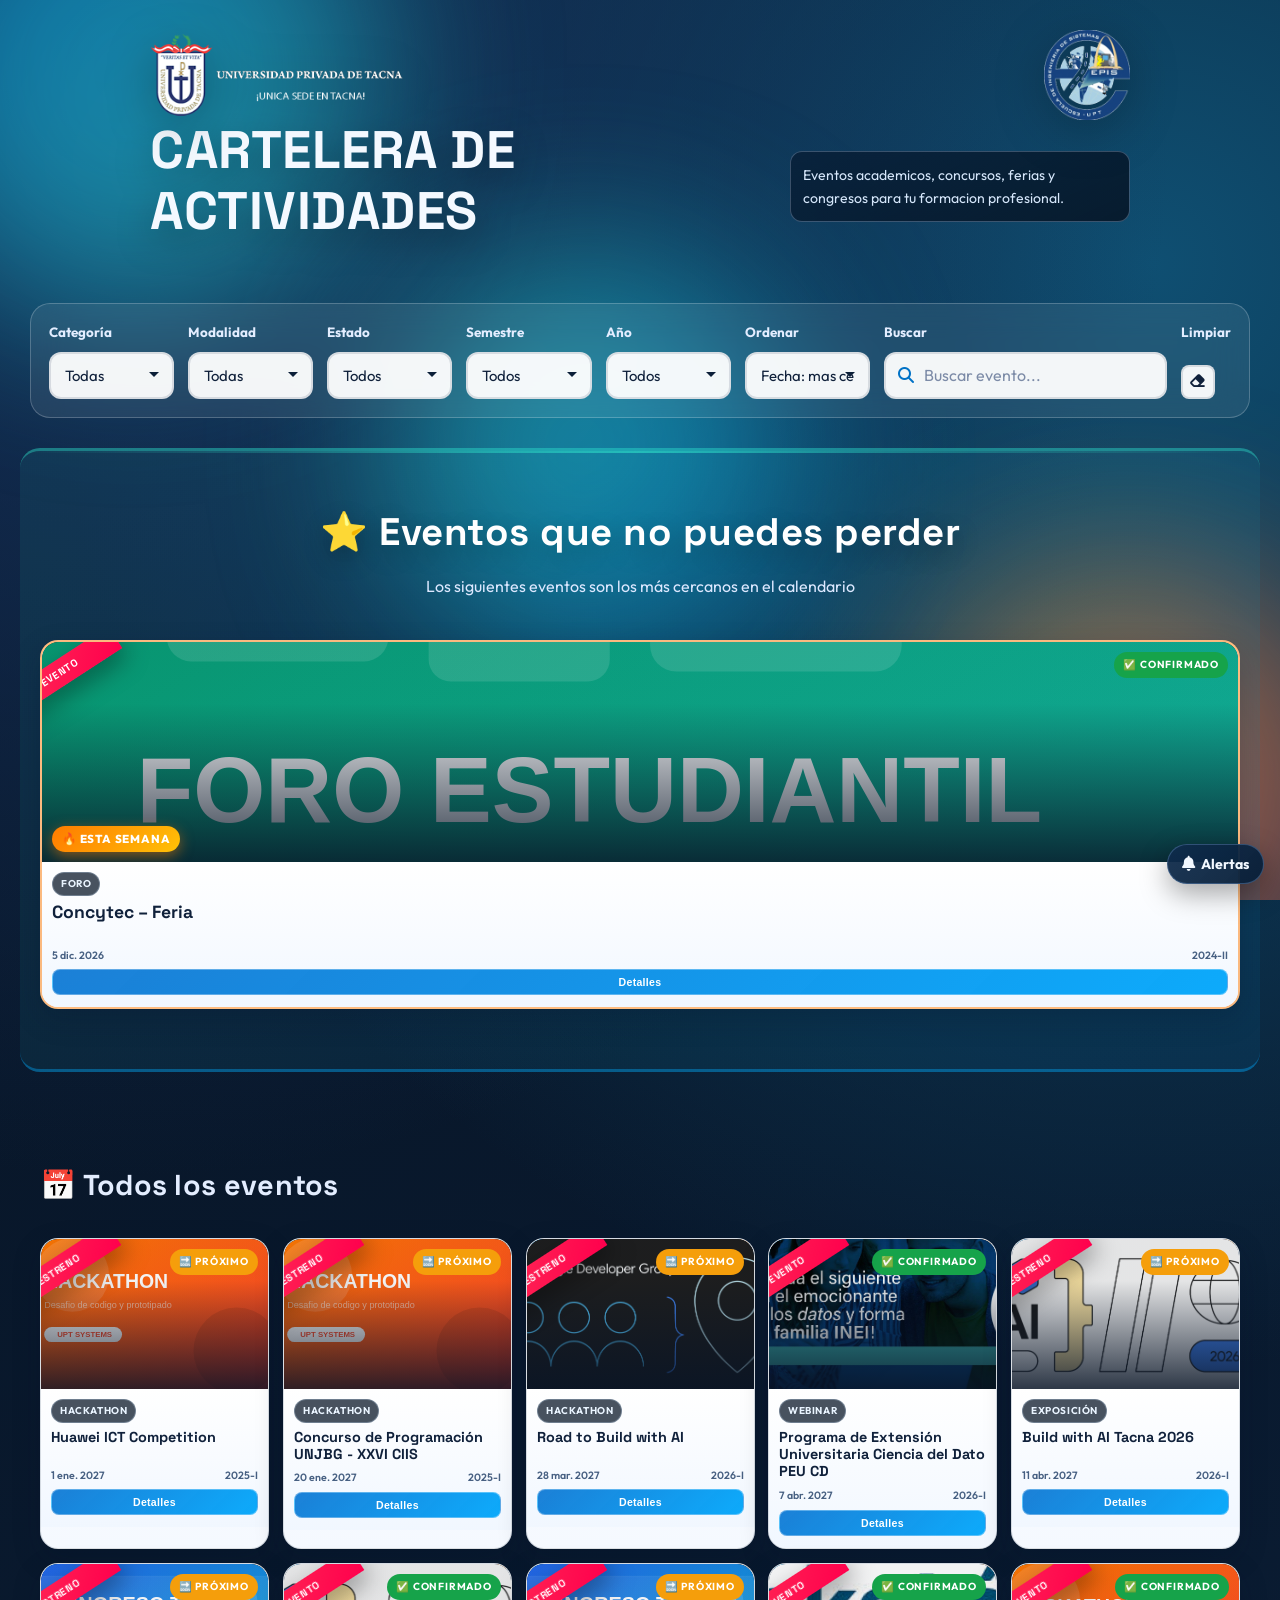
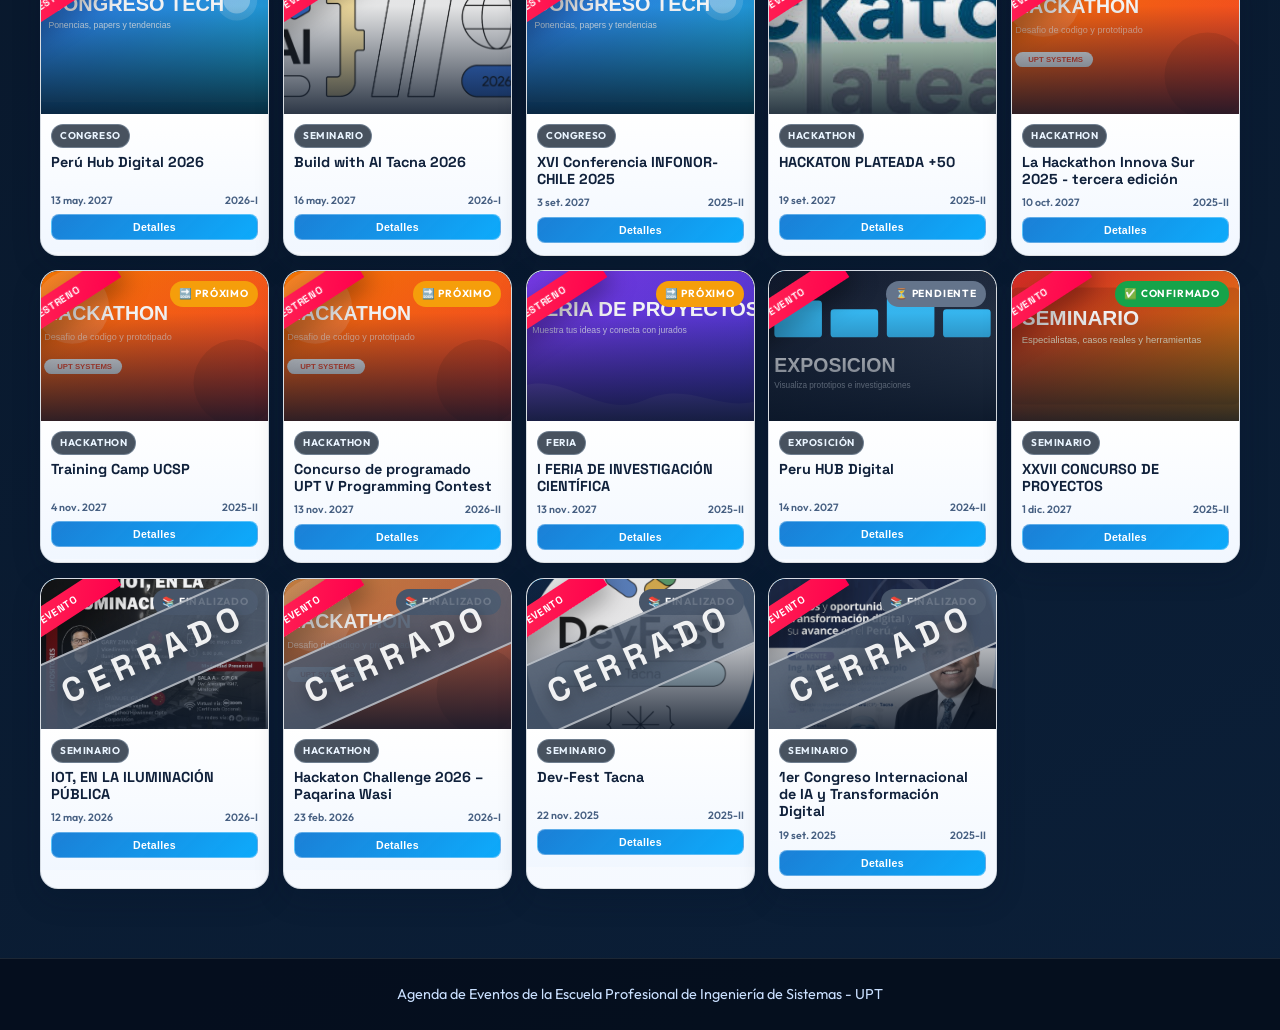
<file: index.html>
<!DOCTYPE html>
<html lang="es">
<head>
    <meta charset="UTF-8">
    <meta name="viewport" content="width=device-width, initial-scale=1.0">
    <title>Cartelera de actividades UPT</title>
    
    <!-- Google Fonts -->
    <link rel="preconnect" href="https://fonts.googleapis.com">
    <link rel="preconnect" href="https://fonts.gstatic.com" crossorigin>
    <link href="https://fonts.googleapis.com/css2?family=Outfit:wght@300;400;500;600;700;800&family=Space+Grotesk:wght@500;600;700&display=swap" rel="stylesheet">
    
    <!-- Font Awesome para íconos -->
    <link rel="stylesheet" href="https://cdnjs.cloudflare.com/ajax/libs/font-awesome/6.4.0/css/all.min.css">
    
    <!-- Estilos -->
    <link rel="stylesheet" href="css/styles.css">
</head>
<body>

    <!-- Background Animado -->
    <div class="bg-animation">
        <div class="blob blob-1"></div>
        <div class="blob blob-2"></div>
        <div class="blob blob-3"></div>
    </div>

    <!-- Header -->
    <header class="main-header">
        <div class="header-content">
            <div class="institutional-header" aria-label="Identidad institucional UPT y EPIS">
                <a href="#" class="brand-primary" aria-label="Ir al inicio UPT">
                    <img class="brand-logo upt" src="img/logoUPT1.png" alt="Logo institucional UPT">
                </a>

                <div class="brand-secondary" aria-label="Escuela profesional EPIS">
                    <img class="brand-logo epis" src="img/logoEPIS.png" alt="Logo EPIS">
                </div>
            </div>

            <div class="hero-split">
                <div class="hero-left">
                    <h1 class="hero-title-side">Cartelera de actividades</h1>
                </div>

                <div class="hero-right">
                    <div class="hero-note">
                        <p>Eventos academicos, concursos, ferias y congresos para tu formacion profesional.</p>
                    </div>
                </div>
            </div>

        </div>
    </header>

    <!-- Filtros -->
    <section class="filters-section" id="filters">
        <div class="filters-container">
            
            <div class="filter-group">
                <label>Categoría</label>
                <select id="filterCategory">
                    <option value="all">Todas</option>
                    <option value="Hackathon">Hackathon</option>
                    <option value="Congreso">Congreso</option>
                    <option value="Feria">Feria</option>
                    <option value="Foro">Foro</option>
                    <option value="Seminario">Seminario</option>
                    <option value="Exposición">Exposición</option>
                    <option value="Webinar">Webinar</option>
                </select>
            </div>

            <div class="filter-group">
                <label>Modalidad</label>
                <select id="filterModality">
                    <option value="all">Todas</option>
                    <option value="Presencial">Presencial</option>
                    <option value="Virtual">Virtual</option>
                    <option value="Híbrido">Híbrido</option>
                </select>
            </div>

            <div class="filter-group">
                <label>Estado</label>
                <select id="filterStatus">
                    <option value="all">Todos</option>
                    <option value="Confirmado">Confirmado</option>
                    <option value="Próximo">Próximo</option>
                    <option value="Pendiente">Pendiente</option>
                    <option value="Finalizado">Finalizado</option>
                </select>
            </div>

            <div class="filter-group">
                <label>Semestre</label>
                <select id="filterSemester">
                    <option value="all">Todos</option>
                </select>
            </div>

            <div class="filter-group">
                <label>Año</label>
                <select id="filterYear">
                    <option value="all">Todos</option>
                </select>
            </div>

            <div class="filter-group">
                <label>Ordenar</label>
                <select id="filterSort">
                    <option value="fechaAsc">Fecha: mas cercano</option>
                    <option value="fechaDesc">Fecha: mas lejano</option>
                    <option value="nombreAsc">Nombre: A-Z</option>
                </select>
            </div>

            <div class="filter-group filter-search-group">
                <label>Buscar</label>
                <div class="search-box search-box-under-filters">
                    <i class="fas fa-search"></i>
                    <input type="text" id="searchInput" placeholder="Buscar evento...">
                </div>
            </div>

            <div class="filter-group filter-action-group">
                <label>Limpiar</label>
                <button id="clearFilters" class="btn-clear" aria-label="Limpiar filtros">
                    <i class="fas fa-eraser"></i>
                </button>
            </div>
        </div>
        
        <div id="eventsCount" class="hidden" aria-hidden="true">0</div>
    </section>

    <!-- Contenedor de Eventos -->
    <main class="container">
        <!-- Sección de eventos destacados (esta semana y próximos) -->
        <section id="featuredEventsSection" class="featured-events-section hidden">
            <div class="featured-header">
                <h2 class="featured-title">⭐ Eventos que no puedes perder</h2>
                <p class="featured-subtitle">Los siguientes eventos son los más cercanos en el calendario</p>
            </div>
            <div id="featuredEventsGrid" class="featured-events-grid">
                <!-- Los eventos destacados se renderizan aquí -->
            </div>
        </section>

        <!-- Grid normal de todos los eventos -->
        <section class="other-events-section">
            <div class="other-events-header" id="otherEventsHeader">
                <h2 class="other-events-title">📅 Todos los eventos</h2>
            </div>
            <div id="eventsGrid" class="events-grid">
                <!-- Los eventos se renderizan aquí con JavaScript -->
            </div>
        </section>
        
        <!-- Mensaje cuando no hay resultados -->
        <div id="noResults" class="no-results hidden">
            <i class="fas fa-search"></i>
            <h3>No encontramos eventos</h3>
            <p>Intenta ajustar tus filtros o términos de búsqueda.</p>
            <button id="resetSearch" class="btn-secondary">Ver todos los eventos</button>
        </div>
    </main>

    <section class="upcoming-alert-wrap" aria-label="Alertas de proximos eventos">
        <button id="openUpcomingAlert" class="upcoming-alert-btn" type="button">
            <i class="fas fa-bell"></i>
            <span>Alertas</span>
        </button>
    </section>

    <div id="upcomingPanel" class="upcoming-panel hidden" aria-hidden="true">
        <div class="upcoming-panel-content">
            <div class="upcoming-panel-header">
                <h3>Proximos eventos</h3>
                <button id="closeUpcomingPanel" class="upcoming-close" type="button" aria-label="Cerrar panel">
                    <i class="fas fa-times"></i>
                </button>
            </div>
            <div id="upcomingList" class="upcoming-list"></div>
        </div>
    </div>

    <div id="eventDetailModal" class="event-detail-modal hidden" aria-hidden="true">
        <div class="event-detail-dialog" role="dialog" aria-modal="true" aria-labelledby="eventDetailTitle">
            <button id="closeEventDetail" class="event-detail-close" type="button" aria-label="Cerrar detalle">
                <i class="fas fa-times"></i>
            </button>
            <div id="eventDetailBody"></div>
        </div>
    </div>

    <!-- Footer -->
    <footer class="main-footer">
    <div class="footer-content">
        <p>Agenda de Eventos de la Escuela Profesional de Ingeniería de Sistemas - UPT</p>
    </div>
</footer>

    <!-- Scripts -->
    <script src="js/data.js"></script>
    <script src="js/app.js"></script>
</body>
</html>
</file>
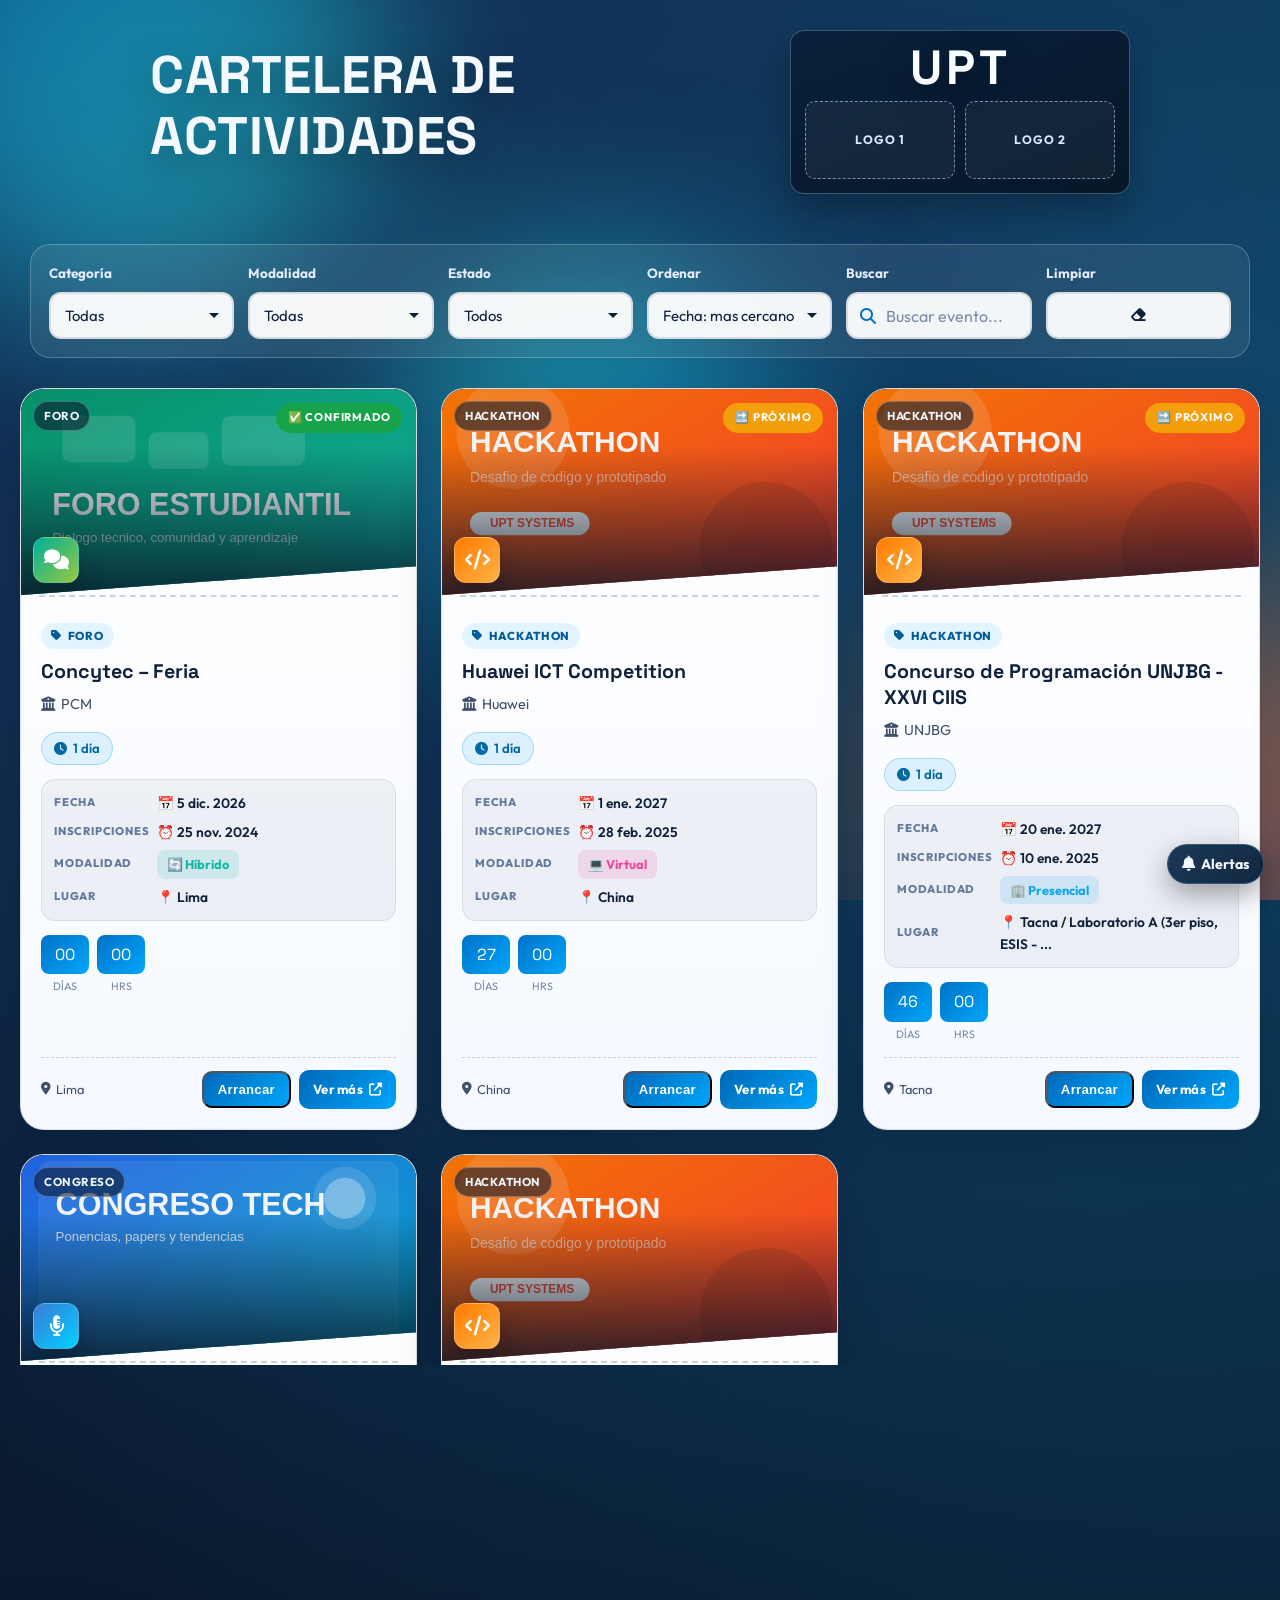
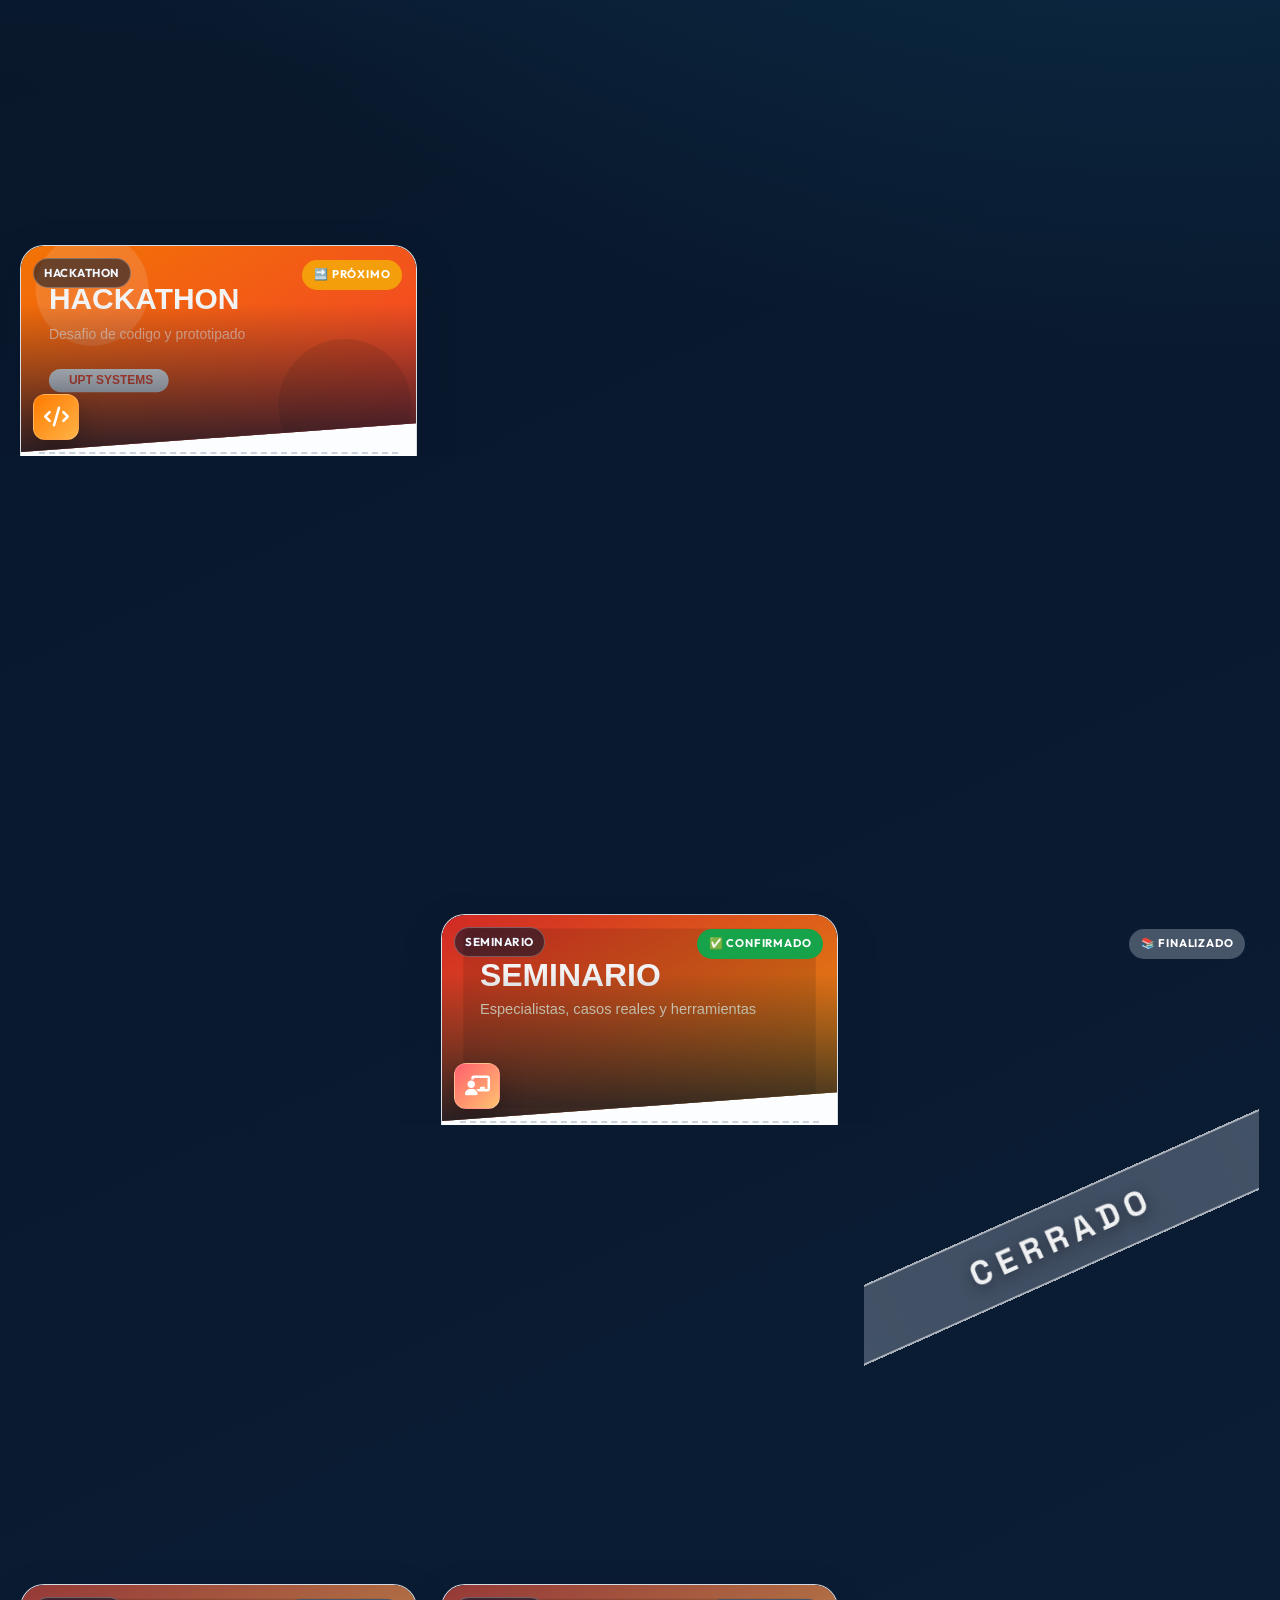
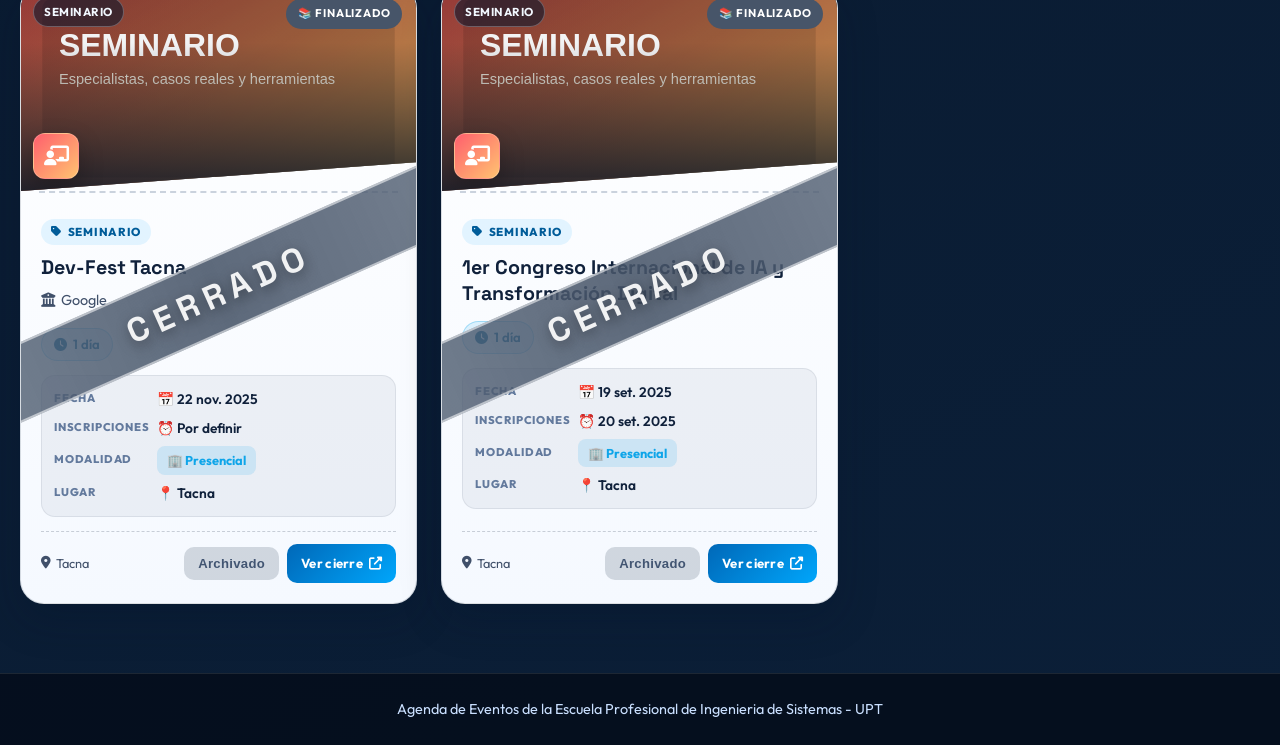
<file: ProyectoEventoEPIS/index.html>
<!DOCTYPE html>
<html lang="es">
<head>
    <meta charset="UTF-8">
    <meta name="viewport" content="width=device-width, initial-scale=1.0">
    <title>Cartelera de actividades UPT</title>
    
    <!-- Google Fonts -->
    <link rel="preconnect" href="https://fonts.googleapis.com">
    <link rel="preconnect" href="https://fonts.gstatic.com" crossorigin>
    <link href="https://fonts.googleapis.com/css2?family=Outfit:wght@300;400;500;600;700;800&family=Space+Grotesk:wght@500;600;700&display=swap" rel="stylesheet">
    
    <!-- Font Awesome para íconos -->
    <link rel="stylesheet" href="https://cdnjs.cloudflare.com/ajax/libs/font-awesome/6.4.0/css/all.min.css">
    
    <!-- Estilos -->
    <link rel="stylesheet" href="css/styles.css">
</head>
<body>

    <!-- Background Animado -->
    <div class="bg-animation">
        <div class="blob blob-1"></div>
        <div class="blob blob-2"></div>
        <div class="blob blob-3"></div>
    </div>

    <!-- Header -->
    <header class="main-header">
        <div class="header-content">
            <div class="hero-split">
                <div class="hero-left">
                    <h1 class="hero-title-side">Cartelera de actividades</h1>
                </div>

                <div class="hero-right">
                    <div class="hero-school-card">
                        <h2 class="hero-school-big">UPT</h2>
                        <div class="hero-logo-slots" aria-label="Espacios para logos UPT">
                            <div class="hero-logo-slot" title="Logo UPT 1">LOGO 1</div>
                            <div class="hero-logo-slot" title="Logo UPT 2">LOGO 2</div>
                        </div>
                    </div>
                </div>
            </div>

        </div>
    </header>

    <!-- Filtros -->
    <section class="filters-section" id="filters">
        <div class="filters-container">
            
            <div class="filter-group">
                <label>Categoría</label>
                <select id="filterCategory">
                    <option value="all">Todas</option>
                    <option value="Hackathon">Hackathon</option>
                    <option value="Congreso">Congreso</option>
                    <option value="Feria">Feria</option>
                    <option value="Foro">Foro</option>
                    <option value="Seminario">Seminario</option>
                    <option value="Exposición">Exposición</option>
                </select>
            </div>

            <div class="filter-group">
                <label>Modalidad</label>
                <select id="filterModality">
                    <option value="all">Todas</option>
                    <option value="Presencial">Presencial</option>
                    <option value="Virtual">Virtual</option>
                    <option value="Híbrido">Híbrido</option>
                </select>
            </div>

            <div class="filter-group">
                <label>Estado</label>
                <select id="filterStatus">
                    <option value="all">Todos</option>
                    <option value="Confirmado">Confirmado</option>
                    <option value="Próximo">Próximo</option>
                    <option value="Pendiente">Pendiente</option>
                    <option value="Finalizado">Finalizado</option>
                </select>
            </div>

            <div class="filter-group">
                <label>Ordenar</label>
                <select id="filterSort">
                    <option value="fechaAsc">Fecha: mas cercano</option>
                    <option value="fechaDesc">Fecha: mas lejano</option>
                    <option value="nombreAsc">Nombre: A-Z</option>
                </select>
            </div>

            <div class="filter-group filter-search-group">
                <label>Buscar</label>
                <div class="search-box search-box-under-filters">
                    <i class="fas fa-search"></i>
                    <input type="text" id="searchInput" placeholder="Buscar evento...">
                </div>
            </div>

            <div class="filter-group filter-action-group">
                <label>Limpiar</label>
                <button id="clearFilters" class="btn-clear" aria-label="Limpiar filtros">
                    <i class="fas fa-eraser"></i>
                </button>
            </div>
        </div>
        
        <div id="eventsCount" class="hidden" aria-hidden="true">0</div>
    </section>

    <!-- Contenedor de Eventos -->
    <main class="container">
        <div id="eventsGrid" class="events-grid">
            <!-- Los eventos se renderizan aquí con JavaScript -->
        </div>
        
        <!-- Mensaje cuando no hay resultados -->
        <div id="noResults" class="no-results hidden">
            <i class="fas fa-search"></i>
            <h3>No encontramos eventos</h3>
            <p>Intenta ajustar tus filtros o términos de búsqueda.</p>
            <button id="resetSearch" class="btn-secondary">Ver todos los eventos</button>
        </div>
    </main>

    <section class="upcoming-alert-wrap" aria-label="Alertas de proximos eventos">
        <button id="openUpcomingAlert" class="upcoming-alert-btn" type="button">
            <i class="fas fa-bell"></i>
            <span>Alertas</span>
        </button>
    </section>

    <div id="upcomingPanel" class="upcoming-panel hidden" aria-hidden="true">
        <div class="upcoming-panel-content">
            <div class="upcoming-panel-header">
                <h3>Proximos eventos</h3>
                <button id="closeUpcomingPanel" class="upcoming-close" type="button" aria-label="Cerrar panel">
                    <i class="fas fa-times"></i>
                </button>
            </div>
            <div id="upcomingList" class="upcoming-list"></div>
        </div>
    </div>

    <!-- Footer -->
    <footer class="main-footer">
        <div class="footer-content">
            <p>Agenda de Eventos de la Escuela Profesional de Ingenieria de Sistemas - UPT</p>
        </div>
    </footer>

    <!-- Scripts -->
    <script src="js/data.js"></script>
    <script src="js/app.js"></script>
</body>
</html>
</file>
<file: css/styles.css>
:root {
    --bg-dark: #071323;
    --bg-deep: #0b1f38;
    --bg-card: rgba(255, 255, 255, 0.94);
    --bg-glass: rgba(255, 255, 255, 0.08);

    --primary: #00a6fb;
    --primary-dark: #0072c6;
    --secondary: #ff7b00;
    --accent: #30e3ca;

    --text-primary: #10213b;
    --text-secondary: #40506a;
    --text-light: #f6f8ff;
    --text-muted: #9cb1cb;

    --status-confirmado: #16a34a;
    --status-proximo: #f59e0b;
    --status-pendiente: #64748b;
    --status-realizado: #7c3aed;

    --modal-presencial: #0ea5e9;
    --modal-virtual: #ec4899;
    --modal-hibrido: #14b8a6;

    --radius: 20px;
    --radius-sm: 12px;
    --transition: all 0.28s ease;

    --shadow-sm: 0 4px 16px rgba(5, 17, 34, 0.2);
    --shadow-md: 0 14px 40px rgba(5, 17, 34, 0.28);
    --shadow-lg: 0 22px 64px rgba(5, 17, 34, 0.42);
    --shadow-glow: 0 0 0 3px rgba(48, 227, 202, 0.18), 0 18px 46px rgba(0, 166, 251, 0.25);
}

* {
    margin: 0;
    padding: 0;
    box-sizing: border-box;
}

html {
    scroll-behavior: smooth;
}

body {
    font-family: 'Outfit', sans-serif;
    background: radial-gradient(circle at 10% 5%, #15325c 0%, rgba(21, 50, 92, 0) 38%),
        radial-gradient(circle at 90% 10%, #0f4f72 0%, rgba(15, 79, 114, 0) 42%),
        linear-gradient(155deg, var(--bg-dark) 0%, var(--bg-deep) 100%);
    color: var(--text-primary);
    line-height: 1.6;
    min-height: 100vh;
    overflow-x: hidden;
}

.bg-animation {
    position: fixed;
    inset: 0;
    z-index: -1;
    overflow: hidden;
}

.blob {
    position: absolute;
    border-radius: 999px;
    filter: blur(90px);
    opacity: 0.55;
    animation: float 18s infinite ease-in-out;
}

.blob-1 {
    width: 500px;
    height: 500px;
    background: linear-gradient(135deg, #00a6fb 0%, #30e3ca 100%);
    top: -180px;
    left: -120px;
}

.blob-2 {
    width: 460px;
    height: 460px;
    background: linear-gradient(135deg, #ff9f1c 0%, #ff5e5b 100%);
    bottom: -120px;
    right: -80px;
    animation-delay: -6s;
}

.blob-3 {
    width: 400px;
    height: 400px;
    background: linear-gradient(135deg, #30e3ca 0%, #00a6fb 100%);
    top: 50%;
    left: 46%;
    transform: translate(-50%, -50%);
    animation-delay: -9s;
}

@keyframes float {
    0%,
    100% {
        transform: translate(0, 0) scale(1);
    }
    33% {
        transform: translate(30px, -20px) scale(1.08);
    }
    66% {
        transform: translate(-16px, 24px) scale(0.95);
    }
}

.main-header {
    padding: 30px 20px 50px;
    position: relative;
}

.header-content {
    max-width: 980px;
    margin: 0 auto;
    text-align: left;
    color: var(--text-light);
    position: relative;
    z-index: 2;
}

.institutional-header {
    display: flex;
    align-items: flex-start;
    justify-content: space-between;
    width: 100%;
    margin-bottom: 0px;
    padding: 0;
}

.brand-primary,
.brand-secondary {
    display: inline-flex;
    align-items: center;
    gap: 0;
    color: #e7f2ff;
    text-decoration: none;
}

.brand-logo {
    display: block;
    width: auto;
    object-fit: contain;
    filter: drop-shadow(0 10px 24px rgba(0, 0, 0, 0.28));
}

.brand-logo.upt {
    height: 90px;
}

.brand-logo.epis {
    height: 90px;
}

.hero-note {
    margin-left: auto;
    max-width: 340px;
    border: 1px solid rgba(191, 219, 254, 0.28);
    border-radius: 12px;
    background: linear-gradient(155deg, rgba(6, 24, 46, 0.66), rgba(5, 16, 31, 0.8));
    padding: 12px;
}

.hero-note p {
    margin: 0;
    color: #d6e7fb;
    font-size: 0.88rem;
}

.hero-split {
    display: grid;
    grid-template-columns: 1.2fr 0.9fr;
    align-items: center;
    gap: 20px;
}

.hero-title-side {
    margin: 0;
    font-family: 'Space Grotesk', sans-serif;
    font-size: clamp(1.9rem, 4.8vw, 3.4rem);
    line-height: 1.02;
    letter-spacing: 0.5px;
    text-transform: uppercase;
    color: #f4f9ff;
    text-shadow: 0 12px 36px rgba(0, 0, 0, 0.35);
}

.hero-subtitle-side {
    margin-top: 10px;
    color: #bed0e8;
    max-width: 44ch;
    font-size: 0.95rem;
}

.hero-school-card {
    margin-left: auto;
    max-width: 340px;
    border: 1px solid rgba(191, 219, 254, 0.3);
    border-radius: 14px;
    background: linear-gradient(155deg, rgba(6, 24, 46, 0.7), rgba(5, 16, 31, 0.86));
    backdrop-filter: blur(8px);
    padding: 14px;
    box-shadow: 0 16px 34px rgba(0, 0, 0, 0.28);
}

.hero-school-big {
    width: 100%;
    margin: 0 0 10px;
    text-align: center;
    font-family: 'Space Grotesk', sans-serif;
    font-size: clamp(2rem, 4.6vw, 3rem);
    line-height: 0.95;
    letter-spacing: 4px;
    color: #f8fbff;
    text-shadow: 0 10px 30px rgba(0, 0, 0, 0.35);
}

.hero-logo-slots {
    display: grid;
    grid-template-columns: 1fr 1fr;
    gap: 10px;
}

.hero-logo-slot {
    min-height: 78px;
    border: 1px dashed rgba(191, 219, 254, 0.6);
    border-radius: 10px;
    background: rgba(255, 255, 255, 0.05);
    display: flex;
    align-items: center;
    justify-content: center;
    color: #dbeafe;
    font-size: 0.76rem;
    font-weight: 700;
    letter-spacing: 1px;
}

.hero-logo-img {
    display: block;
    width: auto;
    max-width: 100%;
    height: auto;
    object-fit: contain;
}

.hero-logo-img.logo-epis {
    max-height: 48px;
}

.hero-logo-img.logo-upt {
    max-height: 56px;
}

.logo {
    display: inline-flex;
    align-items: center;
    gap: 10px;
    font-family: 'Space Grotesk', sans-serif;
    font-weight: 700;
    font-size: 1.3rem;
    letter-spacing: 0.4px;
    margin-bottom: 16px;
}

.logo i {
    font-size: 1.6rem;
    color: var(--accent);
    animation: pulse 2.2s infinite;
}

.logo .highlight {
    color: var(--secondary);
}

@keyframes pulse {
    0%,
    100% {
        transform: scale(1);
    }
    50% {
        transform: scale(1.13);
    }
}

.hero-pill {
    display: inline-flex;
    padding: 6px 14px;
    border: 1px solid rgba(246, 248, 255, 0.35);
    border-radius: 999px;
    background: rgba(246, 248, 255, 0.1);
    font-size: 0.85rem;
    letter-spacing: 0.5px;
    margin-bottom: 14px;
}

.main-header h1 {
    font-family: 'Space Grotesk', sans-serif;
    font-size: clamp(2rem, 4.6vw, 3.3rem);
    line-height: 1.15;
    max-width: 18ch;
    margin: 0 auto 12px;
}

.hero-title-kinetic {
    margin: 4px auto 16px;
    display: grid;
    gap: 2px;
    justify-items: center;
    max-width: 12ch;
    letter-spacing: 1px;
    text-transform: uppercase;
}

.hero-title-kinetic span {
    display: block;
    line-height: 0.92;
    text-shadow: 0 10px 34px rgba(0, 0, 0, 0.28);
}

.hero-title-kinetic span:nth-child(1) {
    font-size: clamp(2.1rem, 8vw, 4.5rem);
    color: #ffffff;
}

.hero-title-kinetic span:nth-child(2) {
    font-size: clamp(2.2rem, 9vw, 5.4rem);
    color: #9fe7ff;
}

.hero-title-kinetic span:nth-child(3) {
    font-size: clamp(1rem, 4vw, 1.9rem);
    color: #ffd28f;
    letter-spacing: 3px;
}

.subtitle {
    max-width: 64ch;
    margin: 0 auto 24px;
    color: var(--text-muted);
    font-size: 1.08rem;
}

.hero-stats {
    display: grid;
    grid-template-columns: repeat(3, minmax(0, 1fr));
    gap: 12px;
    margin: 0 auto 24px;
}

.hero-stat-card {
    text-align: left;
    background: linear-gradient(145deg, rgba(246, 248, 255, 0.14), rgba(246, 248, 255, 0.06));
    border: 1px solid rgba(246, 248, 255, 0.22);
    border-radius: 14px;
    padding: 14px;
    backdrop-filter: blur(8px);
    animation: riseIn 0.8s ease both;
}

.hero-stat-card:nth-child(2) {
    animation-delay: 0.12s;
}

.hero-stat-card:nth-child(3) {
    animation-delay: 0.24s;
}

.hero-stat-label {
    display: block;
    font-size: 0.8rem;
    color: #dce8ff;
}

.hero-stat-value {
    font-family: 'Space Grotesk', sans-serif;
    font-size: 1.75rem;
    color: #ffffff;
}

.search-box {
    display: flex;
    align-items: center;
    background: rgba(255, 255, 255, 0.95);
    border: 1px solid rgba(255, 255, 255, 0.45);
    border-radius: 999px;
    padding: 10px 18px;
    box-shadow: var(--shadow-md);
    max-width: 640px;
    margin: 0 auto 18px;
    transition: var(--transition);
}

.search-box-under-filters {
    max-width: 100%;
    margin: 0;
    border-radius: var(--radius-sm);
    border: 2px solid rgba(11, 31, 56, 0.12);
    box-shadow: none;
    padding: 7px 12px;
    min-height: 47px;
}

.search-box-under-filters:hover,
.search-box-under-filters:focus-within {
    border-color: var(--primary);
    box-shadow: none;
    transform: none;
}

.search-box:focus-within {
    transform: translateY(-1px) scale(1.01);
    box-shadow: var(--shadow-glow);
}

.search-box i {
    color: var(--primary-dark);
    margin-right: 10px;
}

.search-box input {
    flex: 1;
    border: none;
    background: transparent;
    font-family: inherit;
    font-size: 1rem;
    color: var(--text-primary);
    outline: none;
}

.search-box input::placeholder {
    color: #7c8ba7;
}

.hero-cta {
    display: inline-flex;
    align-items: center;
    gap: 8px;
    color: #031328;
    background: linear-gradient(135deg, var(--accent) 0%, #7cf6e4 100%);
    padding: 10px 22px;
    border-radius: 999px;
    text-decoration: none;
    font-weight: 700;
    box-shadow: var(--shadow-sm);
    transition: var(--transition);
}

.hero-cta:hover {
    transform: translateY(-2px);
    box-shadow: var(--shadow-md);
}

.hero-ribbon {
    margin: 18px auto 0;
    max-width: 520px;
    display: flex;
    flex-wrap: wrap;
    justify-content: center;
    gap: 8px;
}

.hero-ribbon span {
    font-size: 0.66rem;
    font-weight: 700;
    letter-spacing: 1.6px;
    text-transform: uppercase;
    color: #eef7ff;
    background: rgba(12, 45, 84, 0.35);
    border: 1px solid rgba(220, 248, 255, 0.18);
    border-radius: 999px;
    padding: 4px 12px;
}

.filters-section {
    padding: 0 20px 30px;
    position: relative;
    z-index: 10;
}

.filters-container {
    max-width: 1220px;
    margin: 0 auto;
    display: grid;
    grid-template-columns: repeat(6, minmax(0, 1fr)) 1.5fr auto;
    gap: 14px;
    background: var(--bg-glass);
    border: 1px solid rgba(246, 248, 255, 0.22);
    border-radius: var(--radius);
    backdrop-filter: blur(16px);
    padding: 18px;
}

.filter-group {
    display: flex;
    flex-direction: column;
    gap: 8px;
}

.filter-group label {
    display: flex;
    align-items: center;
    gap: 6px;
    color: #e3edff;
    font-size: 0.84rem;
    font-weight: 700;
}

.filter-group select {
    font-family: inherit;
    font-size: 0.93rem;
    color: var(--text-primary);
    border: 2px solid rgba(11, 31, 56, 0.12);
    border-radius: var(--radius-sm);
    padding: 12px 14px;
    background: rgba(255, 255, 255, 0.95);
    cursor: pointer;
    outline: none;
    transition: var(--transition);
    appearance: none;
    background-image: url("data:image/svg+xml,%3Csvg xmlns='http://www.w3.org/2000/svg' width='12' height='12' viewBox='0 0 12 12'%3E%3Cpath fill='%230b1f38' d='M6 8L1 3h10z'/%3E%3C/svg%3E");
    background-repeat: no-repeat;
    background-position: right 12px center;
}

.filter-group select:hover,
.filter-group select:focus {
    border-color: var(--primary);
}

.btn-clear {
    display: inline-flex;
    align-items: center;
    justify-content: center;
    border: 2px solid rgba(11, 31, 56, 0.12);
    background: rgba(255, 255, 255, 0.95);
    color: var(--text-primary);
    border-radius: var(--radius-sm);
    font-family: inherit;
    font-size: 0.93rem;
    font-weight: 600;
    min-height: 47px;
    padding: 12px 14px;
    cursor: pointer;
    transition: var(--transition);
}

.btn-clear:hover {
    border-color: var(--primary);
}

.filter-action-group .btn-clear {
    width: 34px;
    min-height: 34px;
    height: 34px;
    padding: 0;
    border-radius: 8px;
    margin-top: auto;
}

.filter-group select,
.filter-search-group .search-box-under-filters {
    width: 100%;
}

.results-info {
    text-align: center;
    padding: 14px;
    color: var(--text-muted);
    font-size: 0.95rem;
}

.results-dot {
    display: inline-block;
    width: 7px;
    height: 7px;
    border-radius: 999px;
    margin: 0 8px;
    background: var(--accent);
    box-shadow: 0 0 0 4px rgba(48, 227, 202, 0.18);
}

.results-note {
    color: #bfd6f4;
}

.results-info span {
    color: #ffffff;
    font-weight: 700;
}

.container {
    max-width: 1280px;
    margin: 0 auto;
    padding: 0 20px 70px;
}

/* ===== SECCIÓN DE EVENTOS DESTACADOS ===== */
.featured-events-section {
    max-width: 1280px;
    margin: 0 auto 70px;
    padding: 50px 20px 60px;
    background: linear-gradient(135deg, rgba(48, 227, 202, 0.08) 0%, rgba(0, 166, 251, 0.08) 100%);
    border-top: 3px solid rgba(48, 227, 202, 0.4);
    border-bottom: 3px solid rgba(0, 166, 251, 0.4);
    border-radius: var(--radius);
    position: relative;
    overflow: hidden;
}

.featured-events-section::before {
    content: '';
    position: absolute;
    top: 0;
    left: 0;
    right: 0;
    height: 2px;
    background: linear-gradient(90deg, transparent, rgba(48, 227, 202, 0.6), transparent);
    animation: slideRight 3s ease-in-out infinite;
}

@keyframes slideRight {
    0%, 100% { transform: translateX(-100%); }
    50% { transform: translateX(100%); }
}

.featured-events-section.hidden {
    display: none;
}

.featured-header {
    margin-bottom: 40px;
    text-align: center;
}

.featured-title {
    font-family: 'Space Grotesk', sans-serif;
    font-size: clamp(1.6rem, 3vw, 2.4rem);
    font-weight: 700;
    color: #ffffff;
    margin: 0 0 12px;
    text-shadow: 0 8px 24px rgba(0, 0, 0, 0.28);
    letter-spacing: 0.5px;
}

.featured-subtitle {
    font-size: 1rem;
    color: #dce8ff;
    margin: 0;
    max-width: 60ch;
    margin: 0 auto;
}

.featured-events-grid {
    display: grid;
    grid-template-columns: repeat(auto-fit, minmax(350px, 1fr));
    gap: 24px;
    grid-auto-flow: dense;
}

/* ===== SECCIÓN DE EVENTOS NORMALES ===== */
.other-events-section {
    max-width: 1280px;
    margin: 0 auto;
    padding: 0 20px;
}

.other-events-header {
    margin-bottom: 30px;
    padding-top: 20px;
}

.other-events-title {
    font-family: 'Space Grotesk', sans-serif;
    font-size: clamp(1.3rem, 2.5vw, 1.8rem);
    font-weight: 700;
    color: #e3edff;
    margin: 0;
    letter-spacing: 0.3px;
}

.events-grid {
    display: grid;
    grid-template-columns: repeat(auto-fill, minmax(210px, 1fr));
    gap: 14px;
    grid-auto-flow: dense;
}

.evento-card {
    position: relative;
    display: flex;
    flex-direction: column;
    border-radius: 18px;
    overflow: hidden;
    background: linear-gradient(180deg, #ffffff 0%, #f5f9ff 100%);
    border: 1px solid rgba(13, 30, 54, 0.14);
    box-shadow: 0 10px 28px rgba(6, 20, 42, 0.22);
    transition: var(--transition);
    animation: riseIn 0.55s ease both;
    animation-delay: calc(var(--i, 0) * 0.08s);
}

@keyframes riseIn {
    from {
        opacity: 0;
        transform: translateY(24px) scale(0.98);
    }
    to {
        opacity: 1;
        transform: translateY(0) scale(1);
    }
}

.evento-card:hover {
    transform: translateY(-6px) scale(1.01);
    box-shadow: 0 18px 48px rgba(5, 17, 34, 0.34);
}

.evento-card::before {
    content: '';
    position: absolute;
    top: 0;
    left: 0;
    right: 0;
    height: 5px;
    background: linear-gradient(90deg, #00a6fb 0%, #22d3ee 45%, #ff7b00 100%);
}

/* ===== EVENTOS DE ESTA SEMANA ===== */
.evento-esta-semana {
    grid-column: span 2;
    border: 2px solid rgba(255, 123, 0, 0.5);
    animation: riseIn 0.55s ease both, weekGlow 2.6s ease-in-out infinite;
    animation-delay: calc(var(--i, 0) * 0.08s), calc(var(--i, 0) * 0.08s + 0.6s);
}

.evento-esta-semana .poster-media {
    height: 220px;
}

.evento-esta-semana .poster-title {
    font-size: 1.1rem;
}

.evento-esta-semana::before {
    height: 6px;
    background: linear-gradient(90deg, #ff7b00 0%, #ffc107 40%, #ff2d55 80%, #ff7b00 100%);
    background-size: 200% 100%;
    animation: borderSlide 2s linear infinite;
}

@keyframes weekGlow {
    0%, 100% {
        box-shadow: 0 0 0 2px rgba(255, 123, 0, 0.4), 0 14px 40px rgba(255, 100, 0, 0.22);
    }
    50% {
        box-shadow: 0 0 0 3px rgba(255, 200, 0, 0.7), 0 20px 56px rgba(255, 160, 0, 0.38);
    }
}

@keyframes borderSlide {
    0% { background-position: 0% 0%; }
    100% { background-position: 200% 0%; }
}

.badge-esta-semana {
    position: absolute;
    bottom: 10px;
    left: 10px;
    z-index: 4;
    background: linear-gradient(135deg, #ff7b00 0%, #ffc107 100%);
    color: #ffffff;
    font-size: 0.72rem;
    font-weight: 800;
    letter-spacing: 0.8px;
    text-transform: uppercase;
    padding: 4px 10px;
    border-radius: 999px;
    box-shadow: 0 4px 14px rgba(255, 123, 0, 0.5);
    animation: badgePulse 1.8s ease-in-out infinite;
    pointer-events: none;
}

@keyframes badgePulse {
    0%, 100% {
        transform: scale(1);
        box-shadow: 0 4px 14px rgba(255, 123, 0, 0.5);
    }
    50% {
        transform: scale(1.1);
        box-shadow: 0 4px 22px rgba(255, 200, 0, 0.75);
    }
}

/* ===== EVENTOS PRÓXIMOS (PRÓXIMAS 2 SEMANAS) ===== */
.evento-proximo {
    border: 3px solid rgba(48, 227, 202, 0.6);
    animation: riseIn 0.55s ease both, proximoGlowBig 2.8s ease-in-out infinite, proxBounce 4s ease-in-out infinite;
    animation-delay: calc(var(--i, 0) * 0.08s), calc(var(--i, 0) * 0.08s + 0.7s), calc(var(--i, 0) * 0.08s + 1.2s);
    transform-origin: center;
    position: relative;
}

.evento-proximo .poster-media {
    height: 280px;
}

.evento-proximo .poster-title {
    font-size: 1.3rem;
    font-weight: 700;
    line-height: 1.2;
}

.evento-proximo .poster-overlay {
    padding: 20px 18px 18px;
}

.evento-proximo::after {
    content: '';
    position: absolute;
    inset: -8px;
    border: 3px solid rgba(48, 227, 202, 0.35);
    border-radius: 18px;
    animation: rippleProximo 2s ease-out infinite;
    pointer-events: none;
    z-index: -1;
}

.evento-proximo::before {
    height: 5px;
    background: linear-gradient(90deg, #30e3ca 0%, #00a6fb 50%, #30e3ca 100%);
    background-size: 200% 100%;
    animation: borderSlideCyan 2.2s linear infinite;
}

@keyframes proximoGlowBig {
    0%, 100% {
        box-shadow: 0 0 0 2px rgba(48, 227, 202, 0.4), 0 18px 50px rgba(48, 227, 202, 0.2);
        transform: scale(1);
    }
    50% {
        box-shadow: 0 0 0 4px rgba(48, 227, 202, 0.7), 0 25px 70px rgba(48, 227, 202, 0.35);
        transform: scale(1.02);
    }
}

@keyframes proxBounce {
    0%, 100% {
        transform: translateY(0);
    }
    25% {
        transform: translateY(-8px);
    }
    50% {
        transform: translateY(0);
    }
}

@keyframes rippleProximo {
    0% {
        box-shadow: 0 0 0 0 rgba(48, 227, 202, 0.6);
    }
    100% {
        box-shadow: 0 0 0 20px rgba(48, 227, 202, 0);
    }
}

@keyframes borderSlideCyan {
    0% { background-position: 0% 0%; }
    100% { background-position: 200% 0%; }
}

.badge-proximo {
    position: absolute;
    bottom: 10px;
    right: 10px;
    z-index: 4;
    background: linear-gradient(135deg, #30e3ca 0%, #00a6fb 100%);
    color: #ffffff;
    font-size: 0.84rem;
    font-weight: 800;
    letter-spacing: 0.8px;
    text-transform: uppercase;
    padding: 6px 14px;
    border-radius: 999px;
    box-shadow: 0 6px 20px rgba(48, 227, 202, 0.55);
    animation: badgeProximoPulse 2s ease-in-out infinite;
    pointer-events: none;
}

@keyframes badgeProximoPulse {
    0%, 100% {
        transform: scale(1);
        box-shadow: 0 6px 20px rgba(48, 227, 202, 0.55);
    }
    50% {
        transform: scale(1.15);
        box-shadow: 0 8px 28px rgba(48, 227, 202, 0.8);
    }
}

/* Efecto de click ripple */
.evento-proximo .click-ripple {
    position: absolute;
    border-radius: 50%;
    background: radial-gradient(circle, rgba(48, 227, 202, 0.6) 0%, rgba(48, 227, 202, 0) 70%);
    transform: scale(0);
    animation: clickRipple 0.6s ease-out;
    pointer-events: none;
    z-index: 10;
}

.card-hover-preview {
    position: absolute;
    right: 12px;
    top: 54px;
    width: 96px;
    height: 132px;
    border-radius: 10px;
    overflow: hidden;
    border: 2px solid rgba(255, 255, 255, 0.75);
    box-shadow: 0 12px 28px rgba(0, 0, 0, 0.35);
    transform: translateY(16px) rotate(8deg) scale(0.76);
    opacity: 0;
    transition: var(--transition);
    z-index: 3;
    pointer-events: none;
}

.card-hover-preview img {
    width: 100%;
    height: 100%;
    object-fit: cover;
}

.evento-card:hover .card-hover-preview {
    opacity: 1;
    transform: translateY(0) rotate(3deg) scale(1);
}

.card-status {
    position: absolute;
    top: 10px;
    right: 10px;
    z-index: 2;
    display: inline-flex;
    align-items: center;
    gap: 4px;
    padding: 5px 9px;
    border-radius: 999px;
    font-size: 0.64rem;
    font-weight: 700;
    color: #ffffff;
    letter-spacing: 0.8px;
    text-transform: uppercase;
}

.card-status.confirmado {
    background: var(--status-confirmado);
}

.card-status.proximo {
    background: var(--status-proximo);
}

.card-status.pendiente {
    background: var(--status-pendiente);
}

.card-status.realizado {
    background: var(--status-realizado);
}

.card-status.finalizado {
    background: #475569;
}

.card-media {
    height: 148px;
    position: relative;
    overflow: hidden;
    background: linear-gradient(135deg, #0f2441 0%, #123965 100%);
    clip-path: polygon(0 0, 100% 0, 100% 86%, 0 100%);
}

.evento-finalizado {
    opacity: 0.84;
}

.evento-finalizado .card-media img {
    filter: grayscale(0.45);
}

.card-watermark {
    position: absolute;
    left: 50%;
    top: 50%;
    width: 170%;
    text-align: center;
    transform: translate(-50%, -50%) rotate(-24deg);
    z-index: 5;
    font-family: 'Space Grotesk', sans-serif;
    font-size: 2.1rem;
    letter-spacing: 7px;
    font-weight: 700;
    color: rgba(255, 255, 255, 0.92);
    text-shadow: 0 4px 14px rgba(0, 0, 0, 0.45);
    background: linear-gradient(90deg, rgba(86, 100, 120, 0.78), rgba(71, 85, 105, 0.88), rgba(86, 100, 120, 0.78));
    border-top: 2px solid rgba(255, 255, 255, 0.55);
    border-bottom: 2px solid rgba(255, 255, 255, 0.55);
    padding: 8px 0;
    pointer-events: none;
}

.card-media img {
    width: 100%;
    height: 100%;
    object-fit: cover;
    transform: scale(1.01);
    transition: var(--transition);
}

.evento-card:hover .card-media img {
    transform: scale(1.1);
}

.card-media::after {
    content: '';
    position: absolute;
    inset: 0;
    background: linear-gradient(180deg, rgba(8, 20, 38, 0.05) 28%, rgba(8, 20, 38, 0.84) 100%);
}

.card-media-label {
    position: absolute;
    top: 9px;
    left: 9px;
    z-index: 2;
    border-radius: 999px;
    font-size: 0.64rem;
    font-weight: 700;
    letter-spacing: 0.5px;
    text-transform: uppercase;
    color: #f2f8ff;
    background: rgba(8, 22, 43, 0.58);
    border: 1px solid rgba(242, 248, 255, 0.27);
    padding: 4px 8px;
}

.card-icon {
    position: absolute;
    left: 9px;
    bottom: 9px;
    z-index: 2;
    width: 38px;
    height: 38px;
    border-radius: 10px;
    display: flex;
    align-items: center;
    justify-content: center;
    color: #ffffff;
    font-size: 1rem;
    border: 1px solid rgba(255, 255, 255, 0.2);
    box-shadow: 0 10px 24px rgba(0, 0, 0, 0.25);
    background: linear-gradient(135deg, #1b4f99 0%, #0ea5e9 100%);
}

@keyframes clickRipple {
    0% {
        transform: scale(0);
        opacity: 1;
    }
    100% {
        transform: scale(4);
        opacity: 0;
    }
}

@keyframes shimmer {
    0% {
        transform: translateX(-50%) translateY(-25%);
    }
    100% {
        transform: translateX(35%) translateY(15%);
    }
}

.card-icon.hackathon {
    background: linear-gradient(135deg, #ff7b00 0%, #ffb347 100%);
}

.card-icon.congreso {
    background: linear-gradient(135deg, #3a7bd5 0%, #00d2ff 100%);
}

.card-icon.feria {
    background: linear-gradient(135deg, #7f53ac 0%, #647dee 100%);
}

.card-icon.foro {
    background: linear-gradient(135deg, #00b09b 0%, #96c93d 100%);
}

.card-icon.seminario {
    background: linear-gradient(135deg, #ff5f6d 0%, #ffc371 100%);
}

.card-icon.exposicion {
    background: linear-gradient(135deg, #0f9b0f 0%, #000428 100%);
}

.card-content {
    padding: 12px 12px 13px;
    flex: 1;
    display: flex;
    flex-direction: column;
    position: relative;
}

.card-content::before {
    content: '';
    position: absolute;
    top: 0;
    left: 12px;
    right: 12px;
    border-top: 2px dashed rgba(87, 111, 143, 0.3);
}

.card-category {
    display: inline-flex;
    align-items: center;
    gap: 4px;
    width: fit-content;
    padding: 3px 8px;
    border-radius: 999px;
    background: rgba(0, 166, 251, 0.1);
    color: #005c99;
    font-size: 0.62rem;
    font-weight: 800;
    margin: 7px 0 7px;
    letter-spacing: 0.7px;
    text-transform: uppercase;
}

.card-title {
    font-family: 'Space Grotesk', sans-serif;
    font-size: 1rem;
    line-height: 1.3;
    color: var(--text-primary);
    margin-bottom: 6px;
}

.card-institution {
    display: flex;
    align-items: center;
    gap: 6px;
    color: var(--text-secondary);
    margin-bottom: 8px;
    font-size: 0.8rem;
}

.card-info {
    display: grid;
    grid-template-columns: 1fr 1fr;
    gap: 8px;
    border-radius: 14px;
    background: rgba(12, 31, 55, 0.05);
    border: 1px solid rgba(12, 31, 55, 0.08);
    padding: 8px;
    margin-bottom: 8px;
}

.info-item {
    display: flex;
    flex-direction: column;
    align-items: flex-start;
    gap: 2px;
}

.info-label {
    font-size: 0.58rem;
    text-transform: uppercase;
    letter-spacing: 0.8px;
    color: #637a9d;
    font-weight: 800;
}

.info-value {
    color: var(--text-primary);
    font-size: 0.74rem;
    font-weight: 600;
    display: flex;
    align-items: center;
    gap: 6px;
}

.modalidad-badge {
    display: inline-flex;
    align-items: center;
    gap: 4px;
    width: fit-content;
    border-radius: 8px;
    padding: 3px 7px;
    font-size: 0.7rem;
    font-weight: 700;
}

.modalidad-badge.presencial {
    background: rgba(14, 165, 233, 0.14);
    color: var(--modal-presencial);
}

.modalidad-badge.virtual {
    background: rgba(236, 72, 153, 0.14);
    color: var(--modal-virtual);
}

.modalidad-badge.hibrido {
    background: rgba(20, 184, 166, 0.14);
    color: var(--modal-hibrido);
}

.countdown {
    display: flex;
    gap: 6px;
    margin-bottom: 8px;
}

.countdown-item {
    display: flex;
    flex-direction: column;
    align-items: center;
    min-width: 41px;
}

.countdown-value {
    min-width: 41px;
    text-align: center;
    border-radius: 6px;
    background: linear-gradient(135deg, var(--primary-dark) 0%, var(--primary) 100%);
    color: #ffffff;
    padding: 5px 7px;
    font-family: 'Space Grotesk', sans-serif;
    font-size: 0.84rem;
}

.countdown-label {
    margin-top: 4px;
    text-transform: uppercase;
    font-size: 0.56rem;
    color: #7388a8;
}

.card-footer {
    margin-top: auto;
    padding-top: 8px;
    border-top: 1px dashed rgba(11, 31, 56, 0.2);
    display: flex;
    justify-content: space-between;
    align-items: center;
    gap: 8px;
}

.card-actions {
    display: flex;
    align-items: center;
    gap: 6px;
}

.btn-event-launch {
    background: linear-gradient(135deg, #059669 0%, #10b981 100%);
}

.btn-event-whatsapp {
    background: linear-gradient(135deg, #0ea35a 0%, #25d366 100%);
}

.card-location {
    color: var(--text-secondary);
    font-size: 0.71rem;
    display: inline-flex;
    align-items: center;
    gap: 5px;
    flex: 1;
}

.btn-event {
    display: inline-flex;
    align-items: center;
    gap: 6px;
    border-radius: 8px;
    padding: 7px 10px;
    background: linear-gradient(135deg, #0068b8 0%, #00a6fb 100%);
    color: #ffffff;
    font-size: 0.72rem;
    font-weight: 700;
    text-decoration: none;
    transition: var(--transition);
    white-space: nowrap;
    letter-spacing: 0.3px;
}

.btn-event:hover {
    transform: translateY(-1px);
    box-shadow: var(--shadow-sm);
}

.btn-event.secondary {
    border: none;
    background: rgba(11, 31, 56, 0.16);
    color: #425572;
}

.poster-media {
    height: 150px;
    clip-path: none;
    border-radius: 16px 16px 0 0;
}

.poster-ribbon {
    position: absolute;
    top: 18px;
    left: -48px;
    z-index: 3;
    width: 132px;
    text-align: center;
    transform: rotate(-33deg);
    background: linear-gradient(135deg, #ff2d55 0%, #ff004d 100%);
    color: #ffffff;
    font-family: 'Space Grotesk', sans-serif;
    font-size: 0.64rem;
    font-weight: 700;
    letter-spacing: 0.7px;
    text-transform: uppercase;
    padding: 5px 0;
    box-shadow: 0 10px 24px rgba(0, 0, 0, 0.35);
}

.poster-overlay {
    position: relative;
    z-index: 1;
    padding: 10px 10px 12px;
    display: flex;
    flex-direction: column;
    gap: 6px;
    min-height: 128px;
    background: linear-gradient(180deg, #ffffff 0%, #f1f7ff 100%);
}

.poster-category {
    width: fit-content;
    border-radius: 999px;
    background: rgba(9, 22, 40, 0.74);
    border: 1px solid rgba(203, 227, 255, 0.3);
    color: #e9f4ff;
    font-size: 0.62rem;
    font-weight: 700;
    letter-spacing: 0.6px;
    text-transform: uppercase;
    padding: 3px 8px;
}

.poster-title {
    font-family: 'Space Grotesk', sans-serif;
    font-size: 0.9rem;
    line-height: 1.2;
    color: #10213b;
    text-shadow: none;
    min-height: 2.2em;
    overflow: hidden;
}

.poster-meta {
    display: flex;
    align-items: center;
    justify-content: space-between;
    gap: 8px;
}

.poster-meta span {
    color: #476082;
    font-size: 0.66rem;
    font-weight: 600;
}

.btn-event.btn-poster-detail {
    width: 100%;
    justify-content: center;
    border: 1px solid rgba(233, 245, 255, 0.34);
    background: linear-gradient(135deg, rgba(8, 117, 211, 0.92) 0%, rgba(0, 166, 251, 0.95) 100%);
    font-size: 0.66rem;
    padding: 6px 8px;
    margin-top: auto;
}

.card-content,
.card-hover-preview,
.card-icon,
.card-media-label {
    display: none;
}

.event-detail-modal {
    position: fixed;
    inset: 0;
    z-index: 50;
    background: rgba(3, 9, 18, 0.74);
    backdrop-filter: blur(3px);
    display: flex;
    align-items: center;
    justify-content: center;
    padding: 18px;
}

.event-detail-modal.hidden {
    display: none;
}

.event-detail-dialog {
    width: min(900px, 100%);
    background: linear-gradient(160deg, rgba(8, 26, 47, 0.98), rgba(7, 18, 32, 0.98));
    border-radius: 16px;
    border: 1px solid rgba(113, 162, 212, 0.32);
    box-shadow: 0 28px 70px rgba(0, 0, 0, 0.5);
    overflow: hidden;
    position: relative;
}

.event-detail-close {
    position: absolute;
    top: 10px;
    right: 10px;
    width: 32px;
    height: 32px;
    border-radius: 9px;
    border: 1px solid rgba(220, 236, 255, 0.24);
    background: rgba(220, 236, 255, 0.09);
    color: #f2f8ff;
    cursor: pointer;
    z-index: 2;
}

.event-detail-layout {
    display: grid;
    grid-template-columns: 1.2fr 0.95fr;
    min-height: 420px;
}

.event-detail-poster {
    position: relative;
    background: #071323;
}

.event-detail-poster img {
    width: 100%;
    height: 100%;
    object-fit: cover;
}

.event-detail-poster::after {
    content: '';
    position: absolute;
    inset: 0;
    background: linear-gradient(180deg, rgba(5, 16, 30, 0.14) 0%, rgba(5, 16, 30, 0.78) 100%);
}

.event-detail-side {
    padding: 22px 18px 18px;
    display: flex;
    flex-direction: column;
    gap: 12px;
    color: #e8f3ff;
}

.event-detail-side h3 {
    font-family: 'Space Grotesk', sans-serif;
    font-size: 1.3rem;
    line-height: 1.25;
}

.event-detail-state {
    display: inline-flex;
    align-items: center;
    gap: 4px;
    width: fit-content;
    border-radius: 999px;
    padding: 5px 10px;
    font-size: 0.65rem;
    font-weight: 700;
    color: #ffffff;
    letter-spacing: 0.7px;
    text-transform: uppercase;
}

.event-detail-kpis {
    display: grid;
    gap: 8px;
}

.event-detail-kpi {
    border: 1px solid rgba(140, 181, 220, 0.24);
    border-radius: 10px;
    background: rgba(255, 255, 255, 0.04);
    padding: 8px 10px;
}

.event-detail-kpi span {
    display: block;
    font-size: 0.66rem;
    text-transform: uppercase;
    letter-spacing: 0.9px;
    color: #b2cae6;
    margin-bottom: 3px;
}

.event-detail-kpi strong {
    font-size: 0.9rem;
    color: #f1f7ff;
}

.event-detail-facts {
    display: grid;
    grid-template-columns: 1fr 1fr;
    gap: 8px;
}

.event-detail-fact {
    border: 1px solid rgba(140, 181, 220, 0.2);
    border-radius: 10px;
    background: rgba(255, 255, 255, 0.03);
    padding: 7px 9px;
}

.event-detail-fact span {
    display: block;
    font-size: 0.62rem;
    text-transform: uppercase;
    letter-spacing: 0.8px;
    color: #9db8d6;
    margin-bottom: 2px;
}

.event-detail-fact strong {
    display: block;
    font-size: 0.8rem;
    line-height: 1.35;
    color: #f0f7ff;
    word-break: break-word;
}

.event-detail-notes {
    color: #c0d4ea;
    font-size: 0.85rem;
    line-height: 1.45;
}

.event-detail-actions {
    margin-top: auto;
    display: grid;
    grid-template-columns: repeat(3, minmax(0, 1fr));
    gap: 8px;
}

.btn-event-detail-main {
    display: inline-flex;
    align-items: center;
    justify-content: center;
    border-radius: 10px;
    background: linear-gradient(135deg, #0e7bff 0%, #12b8ff 100%);
    color: #ffffff;
    text-decoration: none;
    font-weight: 700;
    font-size: 0.78rem;
    min-height: 42px;
    border: none;
}

.btn-event-detail-main.secondary {
    background: rgba(214, 232, 255, 0.13);
    border: 1px solid rgba(214, 232, 255, 0.2);
    cursor: pointer;
}

.no-results {
    text-align: center;
    color: #a8bad2;
    padding: 62px 20px;
}

.no-results i {
    font-size: 3.8rem;
    margin-bottom: 12px;
    opacity: 0.65;
}

.no-results h3 {
    color: #f4f7ff;
    margin-bottom: 8px;
}

.hidden {
    display: none;
}

.btn-secondary {
    margin-top: 20px;
    border: 2px solid var(--accent);
    border-radius: 999px;
    padding: 10px 22px;
    background: transparent;
    color: var(--accent);
    font-family: inherit;
    font-weight: 700;
    cursor: pointer;
    transition: var(--transition);
}

.btn-secondary:hover {
    background: rgba(48, 227, 202, 0.12);
}

.main-footer {
    background: rgba(5, 14, 28, 0.9);
    border-top: 1px solid rgba(246, 248, 255, 0.1);
    padding: 24px 20px;
}

.upcoming-alert-wrap {
    position: fixed;
    right: 16px;
    bottom: 16px;
    z-index: 35;
}

.upcoming-alert-btn {
    border: 1px solid rgba(93, 133, 181, 0.45);
    border-radius: 999px;
    background: linear-gradient(135deg, rgba(15, 44, 77, 0.94) 0%, rgba(8, 31, 56, 0.96) 100%);
    color: #f2f8ff;
    font-family: inherit;
    font-size: 0.88rem;
    font-weight: 700;
    padding: 10px 14px;
    cursor: pointer;
    display: inline-flex;
    align-items: center;
    gap: 6px;
    transition: var(--transition);
    box-shadow: 0 10px 28px rgba(0, 0, 0, 0.35);
}

.upcoming-alert-btn:hover {
    border-color: #22d3ee;
    transform: translateY(-2px);
}

.upcoming-alert-btn i {
    font-size: 0.95rem;
}

.upcoming-panel {
    position: fixed;
    inset: 0;
    background: rgba(4, 12, 22, 0.62);
    backdrop-filter: blur(2px);
    display: flex;
    justify-content: center;
    align-items: center;
    z-index: 40;
    padding: 16px;
}

.upcoming-panel.hidden {
    display: none;
}

.upcoming-panel-content {
    width: min(760px, 100%);
    border-radius: 16px;
    border: 1px solid rgba(117, 162, 204, 0.3);
    background: linear-gradient(160deg, rgba(8, 28, 52, 0.96), rgba(9, 20, 37, 0.96));
    box-shadow: 0 22px 60px rgba(0, 0, 0, 0.45);
    padding: 18px;
}

.upcoming-panel-header {
    display: flex;
    align-items: center;
    justify-content: space-between;
    margin-bottom: 12px;
}

.upcoming-panel-header h3 {
    color: #e8f4ff;
    font-size: 1.05rem;
}

.upcoming-close {
    width: 34px;
    height: 34px;
    border-radius: 10px;
    border: 1px solid rgba(232, 244, 255, 0.25);
    background: rgba(232, 244, 255, 0.08);
    color: #e8f4ff;
    cursor: pointer;
}

.upcoming-list {
    display: flex;
    flex-direction: column;
    gap: 10px;
}

.upcoming-item {
    border: 1px solid rgba(106, 152, 198, 0.28);
    border-radius: 12px;
    padding: 10px 12px;
    display: flex;
    align-items: center;
    justify-content: space-between;
    gap: 12px;
    background: rgba(255, 255, 255, 0.04);
}

.upcoming-item h4 {
    color: #f4f8ff;
    font-size: 0.96rem;
    margin-bottom: 2px;
}

.upcoming-item p,
.upcoming-empty {
    color: #b8cae0;
    font-size: 0.85rem;
}

.footer-content {
    max-width: 1200px;
    margin: 0 auto;
    text-align: center;
}

.main-footer p {
    color: #cae0ff;
    font-size: 0.9rem;
}

.footer-brand-row {
    display: inline-flex;
    align-items: center;
    gap: 18px;
    margin-bottom: 10px;
}

.footer-logo {
    width: auto;
    object-fit: contain;
    opacity: 0.96;
}

.footer-logo.upt {
    height: 56px;
}

.footer-logo.epis {
    height: 46px;
}

.footer-note {
    color: #8ea5c4;
    margin-top: 4px;
}

@media (max-width: 900px) {
    .hero-stats {
        grid-template-columns: 1fr;
    }

    .filters-container {
        grid-template-columns: repeat(4, minmax(0, 1fr));
    }
}

@media (max-width: 768px) {
    .main-header {
        padding-bottom: 38px;
    }

    .featured-events-grid {
        grid-template-columns: 1fr;
    }

    .featured-title {
        font-size: 1.4rem;
    }

    .featured-subtitle {
        font-size: 0.9rem;
    }

    .subtitle {
        font-size: 1rem;
    }

    .hero-title-kinetic {
        margin-bottom: 14px;
    }

    .hero-split {
        grid-template-columns: 1fr;
        gap: 12px;
    }

    .hero-title-side {
        text-align: center;
    }

    .institutional-header {
        width: 100%;
        justify-content: space-between;
        gap: 10px;
    }

    .brand-logo.upt {
        height: 58px;
    }

    .brand-logo.epis {
        height: 46px;
    }

    .hero-subtitle-side {
        text-align: center;
        margin-left: auto;
        margin-right: auto;
    }

    .hero-school-card {
        margin: 0 auto;
    }

    .hero-note {
        margin: 0 auto;
        text-align: center;
    }

    .search-box {
        margin-bottom: 14px;
    }

    .filters-container {
        grid-template-columns: repeat(2, minmax(0, 1fr));
    }

    .events-grid {
        grid-template-columns: repeat(auto-fill, minmax(180px, 1fr));
    }

    .card-info {
        grid-template-columns: 1fr;
    }

    .card-footer {
        flex-direction: column;
        align-items: flex-start;
    }

    .card-actions {
        width: 100%;
        flex-direction: row;
    }

    .card-hover-preview {
        display: none;
    }

    .btn-event {
        width: auto;
        justify-content: center;
    }

    .event-detail-layout {
        grid-template-columns: 1fr;
        min-height: auto;
    }

    .poster-media {
        height: 130px;
    }

    .event-detail-poster {
        height: 250px;
    }

    .event-detail-actions {
        grid-template-columns: 1fr;
    }

    .event-detail-facts {
        grid-template-columns: 1fr;
    }

    .upcoming-item {
        flex-direction: column;
        align-items: flex-start;
    }

    .upcoming-alert-wrap {
        right: 12px;
        bottom: 12px;
    }

    .upcoming-alert-btn span {
        display: none;
    }

    .upcoming-alert-btn {
        width: 42px;
        height: 42px;
        border-radius: 50%;
        justify-content: center;
        padding: 0;
    }
}

@media (max-width: 560px) {
    .filters-container {
        grid-template-columns: 1fr;
    }
}

@media (max-width: 480px) {
    .main-header {
        padding: 24px 14px 36px;
    }

    .hero-pill {
        font-size: 0.78rem;
    }

    .container {
        padding: 0 14px 58px;
    }

    .card-content {
        padding: 18px;
    }

    .card-title {
        font-size: 1.12rem;
    }

    .evento-esta-semana {
        grid-column: span 1;
    }

    .evento-esta-semana .poster-media {
        height: 160px;
    }
}
</file>
<file: ProyectoEventoEPIS/css/styles.css>
:root {
    --bg-dark: #071323;
    --bg-deep: #0b1f38;
    --bg-card: rgba(255, 255, 255, 0.94);
    --bg-glass: rgba(255, 255, 255, 0.08);

    --primary: #00a6fb;
    --primary-dark: #0072c6;
    --secondary: #ff7b00;
    --accent: #30e3ca;

    --text-primary: #10213b;
    --text-secondary: #40506a;
    --text-light: #f6f8ff;
    --text-muted: #9cb1cb;

    --status-confirmado: #16a34a;
    --status-proximo: #f59e0b;
    --status-pendiente: #64748b;
    --status-realizado: #7c3aed;

    --modal-presencial: #0ea5e9;
    --modal-virtual: #ec4899;
    --modal-hibrido: #14b8a6;

    --radius: 20px;
    --radius-sm: 12px;
    --transition: all 0.28s ease;

    --shadow-sm: 0 4px 16px rgba(5, 17, 34, 0.2);
    --shadow-md: 0 14px 40px rgba(5, 17, 34, 0.28);
    --shadow-lg: 0 22px 64px rgba(5, 17, 34, 0.42);
    --shadow-glow: 0 0 0 3px rgba(48, 227, 202, 0.18), 0 18px 46px rgba(0, 166, 251, 0.25);
}

* {
    margin: 0;
    padding: 0;
    box-sizing: border-box;
}

html {
    scroll-behavior: smooth;
}

body {
    font-family: 'Outfit', sans-serif;
    background: radial-gradient(circle at 10% 5%, #15325c 0%, rgba(21, 50, 92, 0) 38%),
        radial-gradient(circle at 90% 10%, #0f4f72 0%, rgba(15, 79, 114, 0) 42%),
        linear-gradient(155deg, var(--bg-dark) 0%, var(--bg-deep) 100%);
    color: var(--text-primary);
    line-height: 1.6;
    min-height: 100vh;
    overflow-x: hidden;
}

.bg-animation {
    position: fixed;
    inset: 0;
    z-index: -1;
    overflow: hidden;
}

.blob {
    position: absolute;
    border-radius: 999px;
    filter: blur(90px);
    opacity: 0.55;
    animation: float 18s infinite ease-in-out;
}

.blob-1 {
    width: 500px;
    height: 500px;
    background: linear-gradient(135deg, #00a6fb 0%, #30e3ca 100%);
    top: -180px;
    left: -120px;
}

.blob-2 {
    width: 460px;
    height: 460px;
    background: linear-gradient(135deg, #ff9f1c 0%, #ff5e5b 100%);
    bottom: -120px;
    right: -80px;
    animation-delay: -6s;
}

.blob-3 {
    width: 400px;
    height: 400px;
    background: linear-gradient(135deg, #30e3ca 0%, #00a6fb 100%);
    top: 50%;
    left: 46%;
    transform: translate(-50%, -50%);
    animation-delay: -9s;
}

@keyframes float {
    0%,
    100% {
        transform: translate(0, 0) scale(1);
    }
    33% {
        transform: translate(30px, -20px) scale(1.08);
    }
    66% {
        transform: translate(-16px, 24px) scale(0.95);
    }
}

.main-header {
    padding: 30px 20px 50px;
    position: relative;
}

.header-content {
    max-width: 980px;
    margin: 0 auto;
    text-align: left;
    color: var(--text-light);
    position: relative;
    z-index: 2;
}

.hero-split {
    display: grid;
    grid-template-columns: 1.2fr 0.9fr;
    align-items: center;
    gap: 20px;
}

.hero-title-side {
    margin: 0;
    font-family: 'Space Grotesk', sans-serif;
    font-size: clamp(1.9rem, 4.8vw, 3.4rem);
    line-height: 1.02;
    letter-spacing: 0.5px;
    text-transform: uppercase;
    color: #f4f9ff;
    text-shadow: 0 12px 36px rgba(0, 0, 0, 0.35);
}

.hero-subtitle-side {
    margin-top: 10px;
    color: #bed0e8;
    max-width: 44ch;
    font-size: 0.95rem;
}

.hero-school-card {
    margin-left: auto;
    max-width: 340px;
    border: 1px solid rgba(191, 219, 254, 0.3);
    border-radius: 14px;
    background: linear-gradient(155deg, rgba(6, 24, 46, 0.7), rgba(5, 16, 31, 0.86));
    backdrop-filter: blur(8px);
    padding: 14px;
    box-shadow: 0 16px 34px rgba(0, 0, 0, 0.28);
}

.hero-school-big {
    width: 100%;
    margin: 0 0 10px;
    text-align: center;
    font-family: 'Space Grotesk', sans-serif;
    font-size: clamp(2rem, 4.6vw, 3rem);
    line-height: 0.95;
    letter-spacing: 4px;
    color: #f8fbff;
    text-shadow: 0 10px 30px rgba(0, 0, 0, 0.35);
}

.hero-logo-slots {
    display: grid;
    grid-template-columns: 1fr 1fr;
    gap: 10px;
}

.hero-logo-slot {
    min-height: 78px;
    border: 1px dashed rgba(191, 219, 254, 0.6);
    border-radius: 10px;
    background: rgba(255, 255, 255, 0.05);
    display: flex;
    align-items: center;
    justify-content: center;
    color: #dbeafe;
    font-size: 0.76rem;
    font-weight: 700;
    letter-spacing: 1px;
}

.logo {
    display: inline-flex;
    align-items: center;
    gap: 10px;
    font-family: 'Space Grotesk', sans-serif;
    font-weight: 700;
    font-size: 1.3rem;
    letter-spacing: 0.4px;
    margin-bottom: 16px;
}

.logo i {
    font-size: 1.6rem;
    color: var(--accent);
    animation: pulse 2.2s infinite;
}

.logo .highlight {
    color: var(--secondary);
}

@keyframes pulse {
    0%,
    100% {
        transform: scale(1);
    }
    50% {
        transform: scale(1.13);
    }
}

.hero-pill {
    display: inline-flex;
    padding: 6px 14px;
    border: 1px solid rgba(246, 248, 255, 0.35);
    border-radius: 999px;
    background: rgba(246, 248, 255, 0.1);
    font-size: 0.85rem;
    letter-spacing: 0.5px;
    margin-bottom: 14px;
}

.main-header h1 {
    font-family: 'Space Grotesk', sans-serif;
    font-size: clamp(2rem, 4.6vw, 3.3rem);
    line-height: 1.15;
    max-width: 18ch;
    margin: 0 auto 12px;
}

.hero-title-kinetic {
    margin: 4px auto 16px;
    display: grid;
    gap: 2px;
    justify-items: center;
    max-width: 12ch;
    letter-spacing: 1px;
    text-transform: uppercase;
}

.hero-title-kinetic span {
    display: block;
    line-height: 0.92;
    text-shadow: 0 10px 34px rgba(0, 0, 0, 0.28);
}

.hero-title-kinetic span:nth-child(1) {
    font-size: clamp(2.1rem, 8vw, 4.5rem);
    color: #ffffff;
}

.hero-title-kinetic span:nth-child(2) {
    font-size: clamp(2.2rem, 9vw, 5.4rem);
    color: #9fe7ff;
}

.hero-title-kinetic span:nth-child(3) {
    font-size: clamp(1rem, 4vw, 1.9rem);
    color: #ffd28f;
    letter-spacing: 3px;
}

.subtitle {
    max-width: 64ch;
    margin: 0 auto 24px;
    color: var(--text-muted);
    font-size: 1.08rem;
}

.hero-stats {
    display: grid;
    grid-template-columns: repeat(3, minmax(0, 1fr));
    gap: 12px;
    margin: 0 auto 24px;
}

.hero-stat-card {
    text-align: left;
    background: linear-gradient(145deg, rgba(246, 248, 255, 0.14), rgba(246, 248, 255, 0.06));
    border: 1px solid rgba(246, 248, 255, 0.22);
    border-radius: 14px;
    padding: 14px;
    backdrop-filter: blur(8px);
    animation: riseIn 0.8s ease both;
}

.hero-stat-card:nth-child(2) {
    animation-delay: 0.12s;
}

.hero-stat-card:nth-child(3) {
    animation-delay: 0.24s;
}

.hero-stat-label {
    display: block;
    font-size: 0.8rem;
    color: #dce8ff;
}

.hero-stat-value {
    font-family: 'Space Grotesk', sans-serif;
    font-size: 1.75rem;
    color: #ffffff;
}

.search-box {
    display: flex;
    align-items: center;
    background: rgba(255, 255, 255, 0.95);
    border: 1px solid rgba(255, 255, 255, 0.45);
    border-radius: 999px;
    padding: 10px 18px;
    box-shadow: var(--shadow-md);
    max-width: 640px;
    margin: 0 auto 18px;
    transition: var(--transition);
}

.search-box-under-filters {
    max-width: 100%;
    margin: 0;
    border-radius: var(--radius-sm);
    border: 2px solid rgba(11, 31, 56, 0.12);
    box-shadow: none;
    padding: 7px 12px;
    min-height: 47px;
}

.search-box-under-filters:hover,
.search-box-under-filters:focus-within {
    border-color: var(--primary);
    box-shadow: none;
    transform: none;
}

.search-box:focus-within {
    transform: translateY(-1px) scale(1.01);
    box-shadow: var(--shadow-glow);
}

.search-box i {
    color: var(--primary-dark);
    margin-right: 10px;
}

.search-box input {
    flex: 1;
    border: none;
    background: transparent;
    font-family: inherit;
    font-size: 1rem;
    color: var(--text-primary);
    outline: none;
}

.search-box input::placeholder {
    color: #7c8ba7;
}

.hero-cta {
    display: inline-flex;
    align-items: center;
    gap: 8px;
    color: #031328;
    background: linear-gradient(135deg, var(--accent) 0%, #7cf6e4 100%);
    padding: 10px 22px;
    border-radius: 999px;
    text-decoration: none;
    font-weight: 700;
    box-shadow: var(--shadow-sm);
    transition: var(--transition);
}

.hero-cta:hover {
    transform: translateY(-2px);
    box-shadow: var(--shadow-md);
}

.hero-ribbon {
    margin: 18px auto 0;
    max-width: 520px;
    display: flex;
    flex-wrap: wrap;
    justify-content: center;
    gap: 8px;
}

.hero-ribbon span {
    font-size: 0.66rem;
    font-weight: 700;
    letter-spacing: 1.6px;
    text-transform: uppercase;
    color: #eef7ff;
    background: rgba(12, 45, 84, 0.35);
    border: 1px solid rgba(220, 248, 255, 0.18);
    border-radius: 999px;
    padding: 4px 12px;
}

.filters-section {
    padding: 0 20px 30px;
    position: relative;
    z-index: 10;
}

.filters-container {
    max-width: 1220px;
    margin: 0 auto;
    display: grid;
    grid-template-columns: repeat(6, minmax(0, 1fr));
    gap: 14px;
    background: var(--bg-glass);
    border: 1px solid rgba(246, 248, 255, 0.22);
    border-radius: var(--radius);
    backdrop-filter: blur(16px);
    padding: 18px;
}

.filter-group {
    display: flex;
    flex-direction: column;
    gap: 8px;
}

.filter-group label {
    display: flex;
    align-items: center;
    gap: 6px;
    color: #e3edff;
    font-size: 0.84rem;
    font-weight: 700;
}

.filter-group select {
    font-family: inherit;
    font-size: 0.93rem;
    color: var(--text-primary);
    border: 2px solid rgba(11, 31, 56, 0.12);
    border-radius: var(--radius-sm);
    padding: 12px 14px;
    background: rgba(255, 255, 255, 0.95);
    cursor: pointer;
    outline: none;
    transition: var(--transition);
    appearance: none;
    background-image: url("data:image/svg+xml,%3Csvg xmlns='http://www.w3.org/2000/svg' width='12' height='12' viewBox='0 0 12 12'%3E%3Cpath fill='%230b1f38' d='M6 8L1 3h10z'/%3E%3C/svg%3E");
    background-repeat: no-repeat;
    background-position: right 12px center;
}

.filter-group select:hover,
.filter-group select:focus {
    border-color: var(--primary);
}

.btn-clear {
    display: inline-flex;
    align-items: center;
    justify-content: center;
    border: 2px solid rgba(11, 31, 56, 0.12);
    background: rgba(255, 255, 255, 0.95);
    color: var(--text-primary);
    border-radius: var(--radius-sm);
    font-family: inherit;
    font-size: 0.93rem;
    font-weight: 600;
    min-height: 47px;
    padding: 12px 14px;
    cursor: pointer;
    transition: var(--transition);
}

.btn-clear:hover {
    border-color: var(--primary);
}

.filter-action-group .btn-clear {
    width: 100%;
}

.filter-group select,
.filter-search-group .search-box-under-filters,
.filter-action-group .btn-clear {
    width: 100%;
}

.results-info {
    text-align: center;
    padding: 14px;
    color: var(--text-muted);
    font-size: 0.95rem;
}

.results-dot {
    display: inline-block;
    width: 7px;
    height: 7px;
    border-radius: 999px;
    margin: 0 8px;
    background: var(--accent);
    box-shadow: 0 0 0 4px rgba(48, 227, 202, 0.18);
}

.results-note {
    color: #bfd6f4;
}

.results-info span {
    color: #ffffff;
    font-weight: 700;
}

.container {
    max-width: 1280px;
    margin: 0 auto;
    padding: 0 20px 70px;
}

.events-grid {
    display: grid;
    grid-template-columns: repeat(auto-fill, minmax(340px, 1fr));
    gap: 24px;
    grid-auto-flow: dense;
}

.evento-card {
    position: relative;
    display: flex;
    flex-direction: column;
    border-radius: 24px;
    overflow: hidden;
    background: linear-gradient(180deg, #ffffff 0%, #f5f9ff 100%);
    border: 1px solid rgba(13, 30, 54, 0.14);
    box-shadow: 0 16px 40px rgba(6, 20, 42, 0.22);
    transition: var(--transition);
    animation: riseIn 0.55s ease both;
    animation-delay: calc(var(--i, 0) * 0.08s);
}

@keyframes riseIn {
    from {
        opacity: 0;
        transform: translateY(24px) scale(0.98);
    }
    to {
        opacity: 1;
        transform: translateY(0) scale(1);
    }
}

.evento-card:hover {
    transform: translateY(-9px) scale(1.01);
    box-shadow: 0 26px 72px rgba(5, 17, 34, 0.38);
}

.evento-card::before {
    content: '';
    position: absolute;
    top: 0;
    left: 0;
    right: 0;
    height: 5px;
    background: linear-gradient(90deg, #00a6fb 0%, #22d3ee 45%, #ff7b00 100%);
}

.card-hover-preview {
    position: absolute;
    right: 12px;
    top: 54px;
    width: 96px;
    height: 132px;
    border-radius: 10px;
    overflow: hidden;
    border: 2px solid rgba(255, 255, 255, 0.75);
    box-shadow: 0 12px 28px rgba(0, 0, 0, 0.35);
    transform: translateY(16px) rotate(8deg) scale(0.76);
    opacity: 0;
    transition: var(--transition);
    z-index: 3;
    pointer-events: none;
}

.card-hover-preview img {
    width: 100%;
    height: 100%;
    object-fit: cover;
}

.evento-card:hover .card-hover-preview {
    opacity: 1;
    transform: translateY(0) rotate(3deg) scale(1);
}

.card-status {
    position: absolute;
    top: 14px;
    right: 14px;
    z-index: 2;
    display: inline-flex;
    align-items: center;
    gap: 4px;
    padding: 6px 12px;
    border-radius: 999px;
    font-size: 0.7rem;
    font-weight: 700;
    color: #ffffff;
    letter-spacing: 0.8px;
    text-transform: uppercase;
}

.card-status.confirmado {
    background: var(--status-confirmado);
}

.card-status.proximo {
    background: var(--status-proximo);
}

.card-status.pendiente {
    background: var(--status-pendiente);
}

.card-status.realizado {
    background: var(--status-realizado);
}

.card-status.finalizado {
    background: #475569;
}

.card-media {
    height: 206px;
    position: relative;
    overflow: hidden;
    background: linear-gradient(135deg, #0f2441 0%, #123965 100%);
    clip-path: polygon(0 0, 100% 0, 100% 86%, 0 100%);
}

.evento-finalizado {
    opacity: 0.84;
}

.evento-finalizado .card-media img {
    filter: grayscale(0.45);
}

.card-watermark {
    position: absolute;
    left: 50%;
    top: 50%;
    width: 170%;
    text-align: center;
    transform: translate(-50%, -50%) rotate(-24deg);
    z-index: 5;
    font-family: 'Space Grotesk', sans-serif;
    font-size: 2.1rem;
    letter-spacing: 7px;
    font-weight: 700;
    color: rgba(255, 255, 255, 0.92);
    text-shadow: 0 4px 14px rgba(0, 0, 0, 0.45);
    background: linear-gradient(90deg, rgba(86, 100, 120, 0.78), rgba(71, 85, 105, 0.88), rgba(86, 100, 120, 0.78));
    border-top: 2px solid rgba(255, 255, 255, 0.55);
    border-bottom: 2px solid rgba(255, 255, 255, 0.55);
    padding: 8px 0;
    pointer-events: none;
}

.card-media img {
    width: 100%;
    height: 100%;
    object-fit: cover;
    transform: scale(1.01);
    transition: var(--transition);
}

.evento-card:hover .card-media img {
    transform: scale(1.1);
}

.card-media::after {
    content: '';
    position: absolute;
    inset: 0;
    background: linear-gradient(180deg, rgba(8, 20, 38, 0.05) 28%, rgba(8, 20, 38, 0.84) 100%);
}

.card-media-label {
    position: absolute;
    top: 12px;
    left: 12px;
    z-index: 2;
    border-radius: 999px;
    font-size: 0.72rem;
    font-weight: 700;
    letter-spacing: 0.5px;
    text-transform: uppercase;
    color: #f2f8ff;
    background: rgba(8, 22, 43, 0.58);
    border: 1px solid rgba(242, 248, 255, 0.27);
    padding: 5px 10px;
}

.card-icon {
    position: absolute;
    left: 12px;
    bottom: 12px;
    z-index: 2;
    width: 46px;
    height: 46px;
    border-radius: 12px;
    display: flex;
    align-items: center;
    justify-content: center;
    color: #ffffff;
    font-size: 1.25rem;
    border: 1px solid rgba(255, 255, 255, 0.2);
    box-shadow: 0 10px 24px rgba(0, 0, 0, 0.25);
    background: linear-gradient(135deg, #1b4f99 0%, #0ea5e9 100%);
}

@keyframes shimmer {
    0% {
        transform: translateX(-50%) translateY(-25%);
    }
    100% {
        transform: translateX(35%) translateY(15%);
    }
}

.card-icon.hackathon {
    background: linear-gradient(135deg, #ff7b00 0%, #ffb347 100%);
}

.card-icon.congreso {
    background: linear-gradient(135deg, #3a7bd5 0%, #00d2ff 100%);
}

.card-icon.feria {
    background: linear-gradient(135deg, #7f53ac 0%, #647dee 100%);
}

.card-icon.foro {
    background: linear-gradient(135deg, #00b09b 0%, #96c93d 100%);
}

.card-icon.seminario {
    background: linear-gradient(135deg, #ff5f6d 0%, #ffc371 100%);
}

.card-icon.exposicion {
    background: linear-gradient(135deg, #0f9b0f 0%, #000428 100%);
}

.card-content {
    padding: 18px 20px 20px;
    flex: 1;
    display: flex;
    flex-direction: column;
    position: relative;
}

.card-content::before {
    content: '';
    position: absolute;
    top: 0;
    left: 18px;
    right: 18px;
    border-top: 2px dashed rgba(87, 111, 143, 0.3);
}

.card-category {
    display: inline-flex;
    align-items: center;
    gap: 6px;
    width: fit-content;
    padding: 4px 10px;
    border-radius: 999px;
    background: rgba(0, 166, 251, 0.1);
    color: #005c99;
    font-size: 0.72rem;
    font-weight: 800;
    margin: 10px 0 10px;
    letter-spacing: 0.7px;
    text-transform: uppercase;
}

.card-title {
    font-family: 'Space Grotesk', sans-serif;
    font-size: 1.23rem;
    line-height: 1.3;
    color: var(--text-primary);
    margin-bottom: 8px;
}

.card-institution {
    display: flex;
    align-items: center;
    gap: 6px;
    color: var(--text-secondary);
    margin-bottom: 10px;
    font-size: 0.9rem;
}

.card-duration {
    display: inline-flex;
    align-items: center;
    gap: 6px;
    width: fit-content;
    margin: 6px 0 14px;
    border-radius: 999px;
    padding: 5px 12px;
    border: 1px solid rgba(14, 165, 233, 0.3);
    background: rgba(14, 165, 233, 0.12);
    color: #0369a1;
    font-size: 0.82rem;
    font-weight: 600;
}

.card-duration.larga {
    border-color: rgba(249, 115, 22, 0.35);
    background: rgba(249, 115, 22, 0.13);
    color: #c2410c;
}

.card-duration.corta {
    border-color: rgba(124, 58, 237, 0.3);
    background: rgba(124, 58, 237, 0.12);
    color: #6d28d9;
}

.card-info {
    display: flex;
    flex-direction: column;
    gap: 7px;
    border-radius: 14px;
    background: rgba(12, 31, 55, 0.05);
    border: 1px solid rgba(12, 31, 55, 0.08);
    padding: 12px;
    margin-bottom: 14px;
}

.info-item {
    display: grid;
    grid-template-columns: 95px 1fr;
    align-items: center;
    gap: 8px;
}

.info-label {
    font-size: 0.7rem;
    text-transform: uppercase;
    letter-spacing: 0.8px;
    color: #637a9d;
    font-weight: 800;
}

.info-value {
    color: var(--text-primary);
    font-size: 0.86rem;
    font-weight: 600;
    display: flex;
    align-items: center;
    gap: 6px;
}

.modalidad-badge {
    display: inline-flex;
    align-items: center;
    gap: 4px;
    width: fit-content;
    border-radius: 8px;
    padding: 4px 10px;
    font-size: 0.8rem;
    font-weight: 700;
}

.modalidad-badge.presencial {
    background: rgba(14, 165, 233, 0.14);
    color: var(--modal-presencial);
}

.modalidad-badge.virtual {
    background: rgba(236, 72, 153, 0.14);
    color: var(--modal-virtual);
}

.modalidad-badge.hibrido {
    background: rgba(20, 184, 166, 0.14);
    color: var(--modal-hibrido);
}

.countdown {
    display: flex;
    gap: 8px;
    margin-bottom: 14px;
}

.countdown-item {
    display: flex;
    flex-direction: column;
    align-items: center;
    min-width: 48px;
}

.countdown-value {
    min-width: 48px;
    text-align: center;
    border-radius: 8px;
    background: linear-gradient(135deg, var(--primary-dark) 0%, var(--primary) 100%);
    color: #ffffff;
    padding: 7px 10px;
    font-family: 'Space Grotesk', sans-serif;
    font-size: 1rem;
}

.countdown-label {
    margin-top: 4px;
    text-transform: uppercase;
    font-size: 0.67rem;
    color: #7388a8;
}

.card-footer {
    margin-top: auto;
    padding-top: 12px;
    border-top: 1px dashed rgba(11, 31, 56, 0.2);
    display: flex;
    justify-content: space-between;
    align-items: center;
    gap: 12px;
}

.card-actions {
    display: flex;
    align-items: center;
    gap: 8px;
}

.btn-event-launch {
    background: linear-gradient(135deg, #059669 0%, #10b981 100%);
}

.btn-event-whatsapp {
    background: linear-gradient(135deg, #0ea35a 0%, #25d366 100%);
}

.card-location {
    color: var(--text-secondary);
    font-size: 0.8rem;
    display: inline-flex;
    align-items: center;
    gap: 5px;
    flex: 1;
}

.btn-event {
    display: inline-flex;
    align-items: center;
    gap: 6px;
    border-radius: 10px;
    padding: 9px 14px;
    background: linear-gradient(135deg, #0068b8 0%, #00a6fb 100%);
    color: #ffffff;
    font-size: 0.82rem;
    font-weight: 700;
    text-decoration: none;
    transition: var(--transition);
    white-space: nowrap;
    letter-spacing: 0.3px;
}

.btn-event:hover {
    transform: translateY(-1px);
    box-shadow: var(--shadow-sm);
}

.btn-event.secondary {
    border: none;
    background: rgba(11, 31, 56, 0.16);
    color: #425572;
}

.no-results {
    text-align: center;
    color: #a8bad2;
    padding: 62px 20px;
}

.no-results i {
    font-size: 3.8rem;
    margin-bottom: 12px;
    opacity: 0.65;
}

.no-results h3 {
    color: #f4f7ff;
    margin-bottom: 8px;
}

.hidden {
    display: none;
}

.btn-secondary {
    margin-top: 20px;
    border: 2px solid var(--accent);
    border-radius: 999px;
    padding: 10px 22px;
    background: transparent;
    color: var(--accent);
    font-family: inherit;
    font-weight: 700;
    cursor: pointer;
    transition: var(--transition);
}

.btn-secondary:hover {
    background: rgba(48, 227, 202, 0.12);
}

.main-footer {
    background: rgba(5, 14, 28, 0.9);
    border-top: 1px solid rgba(246, 248, 255, 0.1);
    padding: 24px 20px;
}

.upcoming-alert-wrap {
    position: fixed;
    right: 16px;
    bottom: 16px;
    z-index: 35;
}

.upcoming-alert-btn {
    border: 1px solid rgba(93, 133, 181, 0.45);
    border-radius: 999px;
    background: linear-gradient(135deg, rgba(15, 44, 77, 0.94) 0%, rgba(8, 31, 56, 0.96) 100%);
    color: #f2f8ff;
    font-family: inherit;
    font-size: 0.88rem;
    font-weight: 700;
    padding: 10px 14px;
    cursor: pointer;
    display: inline-flex;
    align-items: center;
    gap: 6px;
    transition: var(--transition);
    box-shadow: 0 10px 28px rgba(0, 0, 0, 0.35);
}

.upcoming-alert-btn:hover {
    border-color: #22d3ee;
    transform: translateY(-2px);
}

.upcoming-alert-btn i {
    font-size: 0.95rem;
}

.upcoming-panel {
    position: fixed;
    inset: 0;
    background: rgba(4, 12, 22, 0.62);
    backdrop-filter: blur(2px);
    display: flex;
    justify-content: center;
    align-items: center;
    z-index: 40;
    padding: 16px;
}

.upcoming-panel.hidden {
    display: none;
}

.upcoming-panel-content {
    width: min(760px, 100%);
    border-radius: 16px;
    border: 1px solid rgba(117, 162, 204, 0.3);
    background: linear-gradient(160deg, rgba(8, 28, 52, 0.96), rgba(9, 20, 37, 0.96));
    box-shadow: 0 22px 60px rgba(0, 0, 0, 0.45);
    padding: 18px;
}

.upcoming-panel-header {
    display: flex;
    align-items: center;
    justify-content: space-between;
    margin-bottom: 12px;
}

.upcoming-panel-header h3 {
    color: #e8f4ff;
    font-size: 1.05rem;
}

.upcoming-close {
    width: 34px;
    height: 34px;
    border-radius: 10px;
    border: 1px solid rgba(232, 244, 255, 0.25);
    background: rgba(232, 244, 255, 0.08);
    color: #e8f4ff;
    cursor: pointer;
}

.upcoming-list {
    display: flex;
    flex-direction: column;
    gap: 10px;
}

.upcoming-item {
    border: 1px solid rgba(106, 152, 198, 0.28);
    border-radius: 12px;
    padding: 10px 12px;
    display: flex;
    align-items: center;
    justify-content: space-between;
    gap: 12px;
    background: rgba(255, 255, 255, 0.04);
}

.upcoming-item h4 {
    color: #f4f8ff;
    font-size: 0.96rem;
    margin-bottom: 2px;
}

.upcoming-item p,
.upcoming-empty {
    color: #b8cae0;
    font-size: 0.85rem;
}

.footer-content {
    max-width: 1200px;
    margin: 0 auto;
    text-align: center;
}

.main-footer p {
    color: #cae0ff;
    font-size: 0.9rem;
}

.footer-note {
    color: #8ea5c4;
    margin-top: 4px;
}

@media (max-width: 900px) {
    .hero-stats {
        grid-template-columns: 1fr;
    }

    .filters-container {
        grid-template-columns: repeat(3, minmax(0, 1fr));
    }
}

@media (max-width: 768px) {
    .main-header {
        padding-bottom: 38px;
    }

    .subtitle {
        font-size: 1rem;
    }

    .hero-title-kinetic {
        margin-bottom: 14px;
    }

    .hero-split {
        grid-template-columns: 1fr;
        gap: 12px;
    }

    .hero-title-side {
        text-align: center;
    }

    .hero-subtitle-side {
        text-align: center;
        margin-left: auto;
        margin-right: auto;
    }

    .hero-school-card {
        margin: 0 auto;
    }

    .search-box {
        margin-bottom: 14px;
    }

    .filters-container {
        grid-template-columns: repeat(2, minmax(0, 1fr));
    }

    .events-grid {
        grid-template-columns: 1fr;
    }

    .card-info {
        grid-template-columns: 1fr;
    }

    .card-footer {
        flex-direction: column;
        align-items: flex-start;
    }

    .card-actions {
        width: 100%;
        flex-direction: column;
    }

    .card-hover-preview {
        display: none;
    }

    .btn-event {
        width: 100%;
        justify-content: center;
    }

    .upcoming-item {
        flex-direction: column;
        align-items: flex-start;
    }

    .upcoming-alert-wrap {
        right: 12px;
        bottom: 12px;
    }

    .upcoming-alert-btn span {
        display: none;
    }

    .upcoming-alert-btn {
        width: 42px;
        height: 42px;
        border-radius: 50%;
        justify-content: center;
        padding: 0;
    }
}

@media (max-width: 560px) {
    .filters-container {
        grid-template-columns: 1fr;
    }
}

@media (max-width: 480px) {
    .main-header {
        padding: 24px 14px 36px;
    }

    .hero-pill {
        font-size: 0.78rem;
    }

    .container {
        padding: 0 14px 58px;
    }

    .card-content {
        padding: 18px;
    }

    .card-title {
        font-size: 1.12rem;
    }
}
</file>
